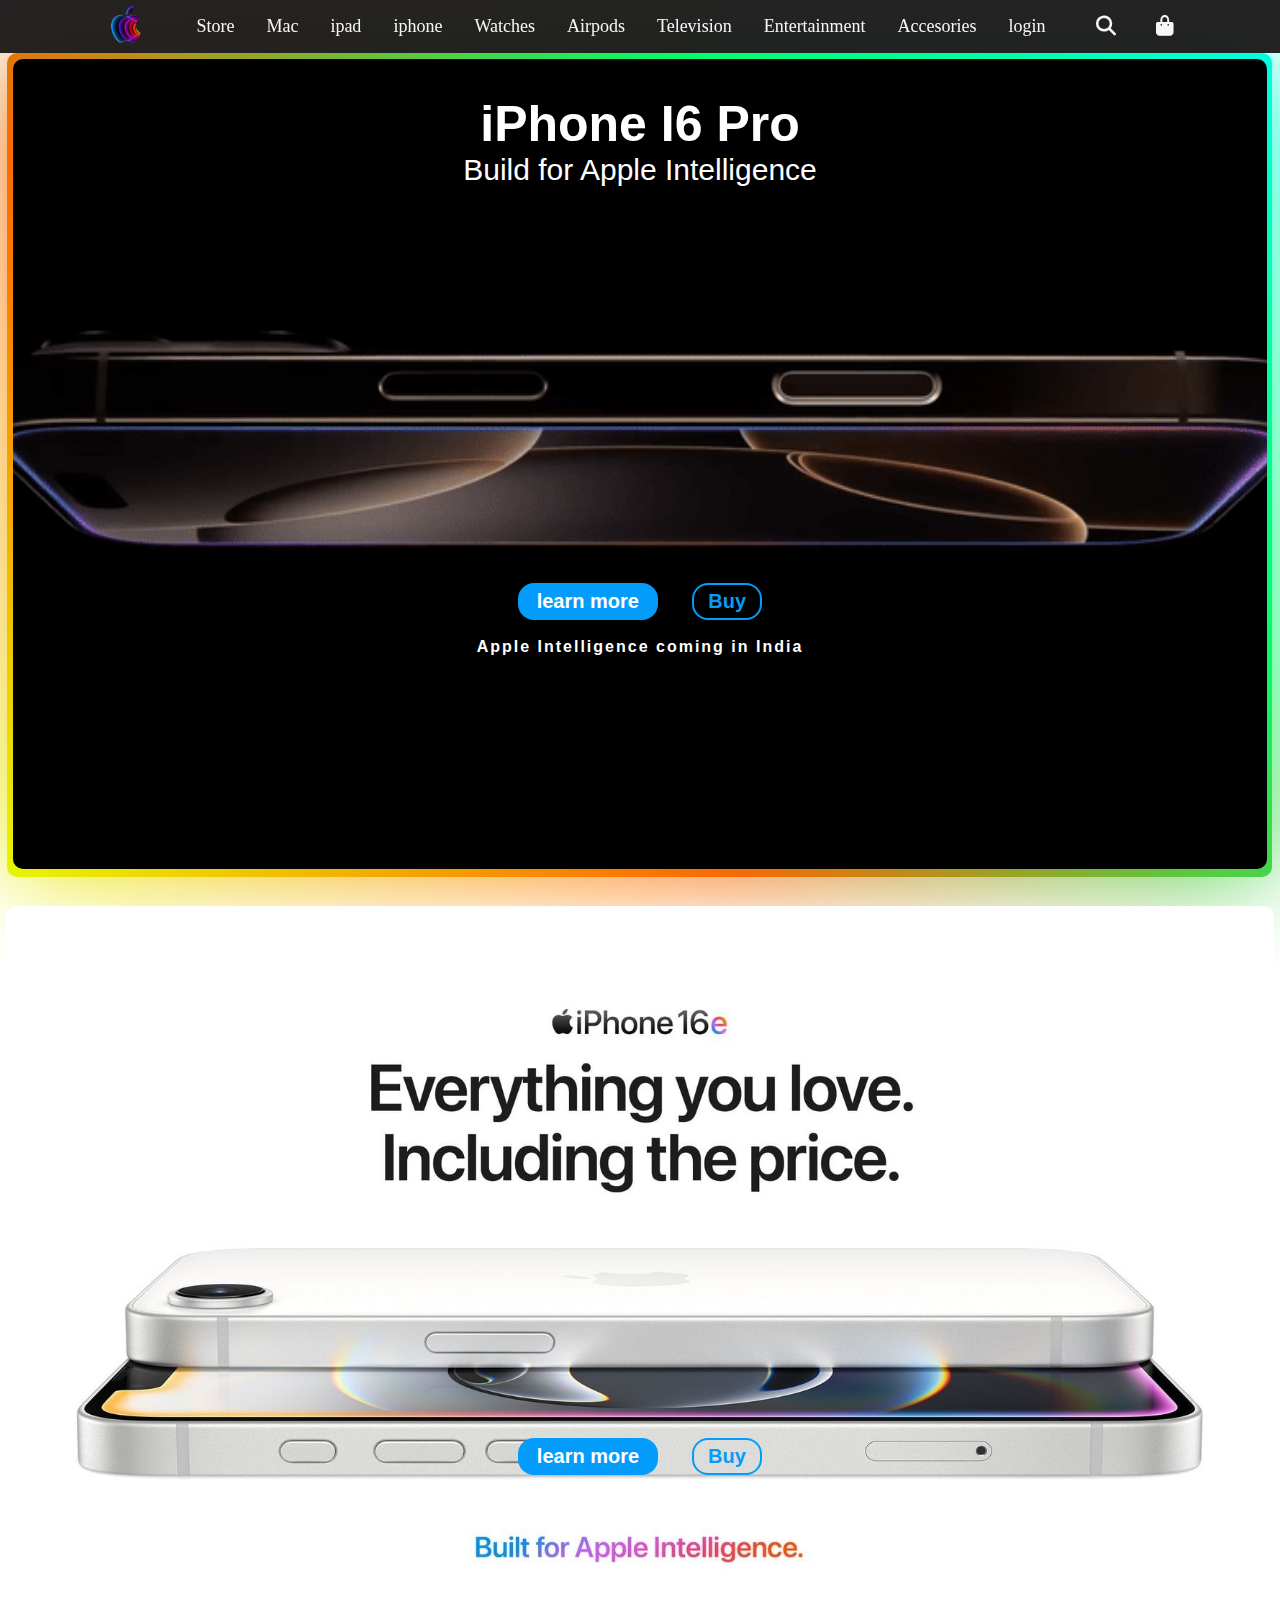
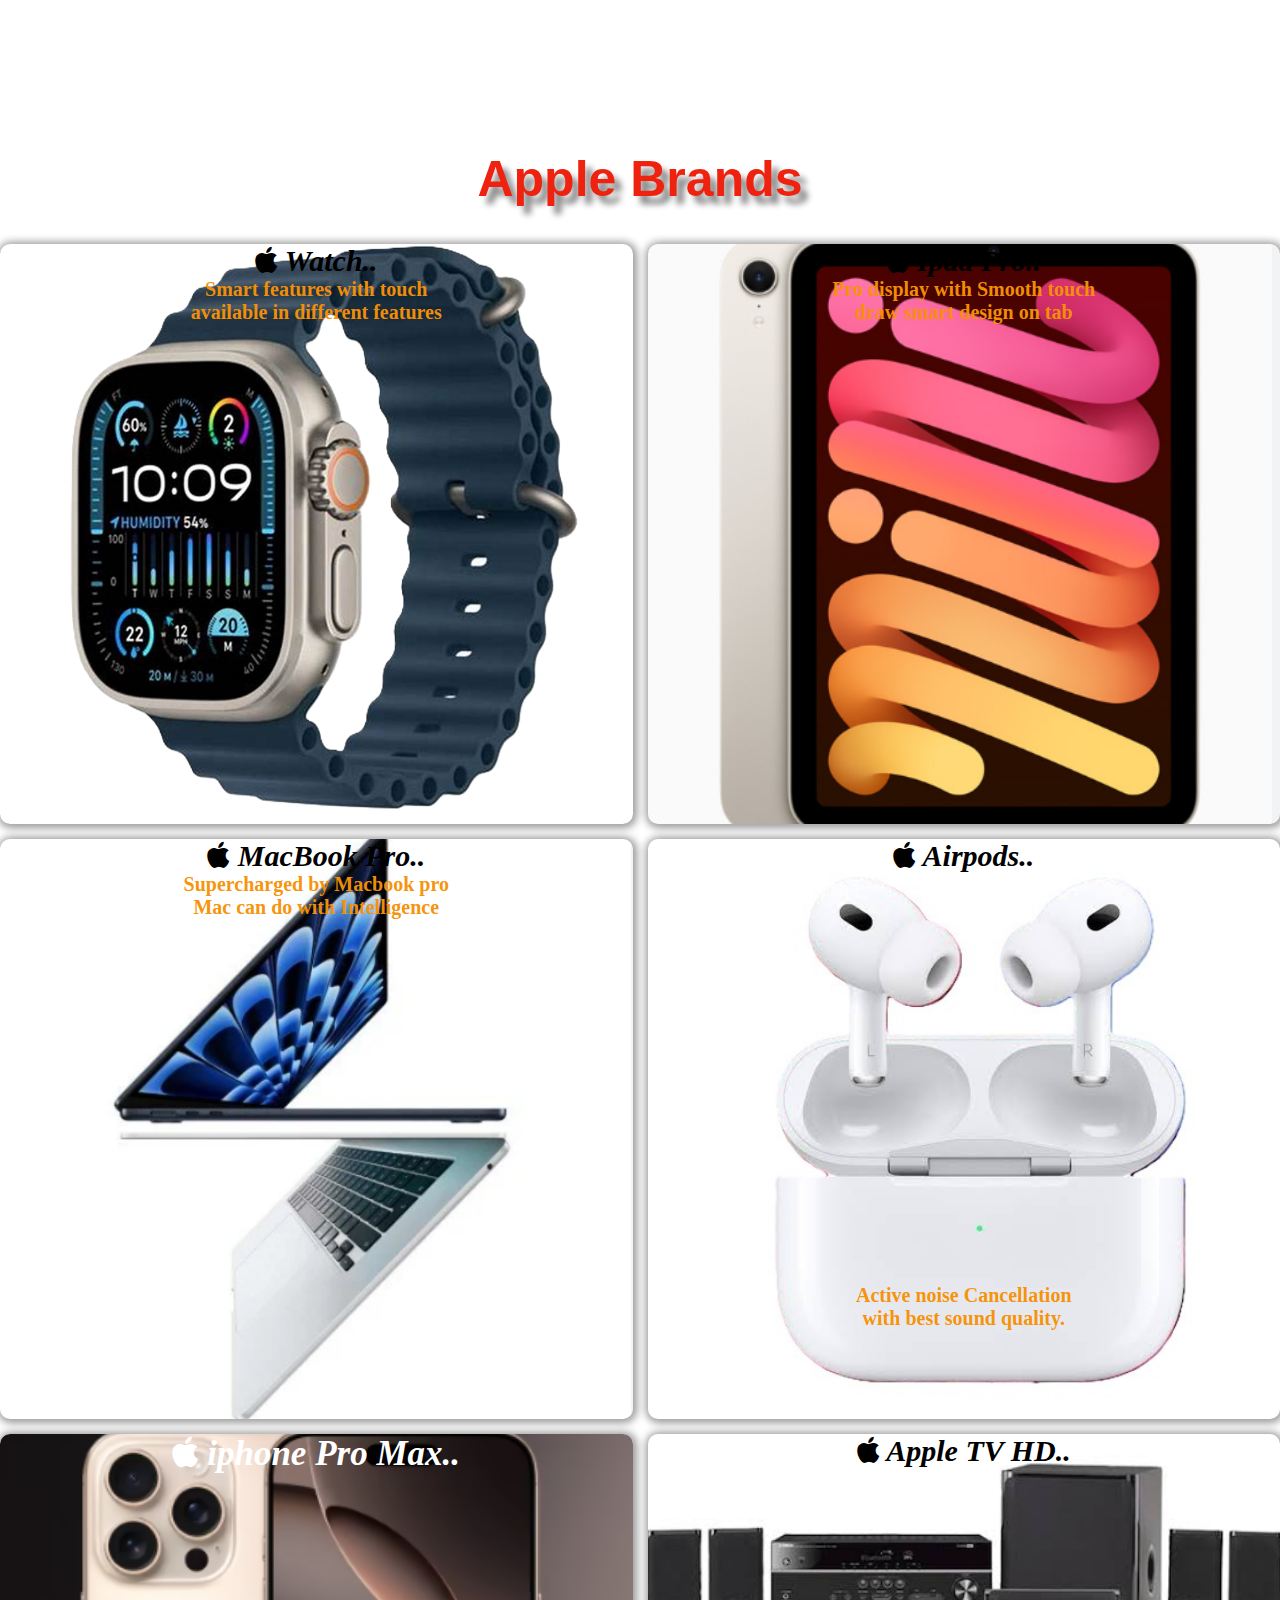
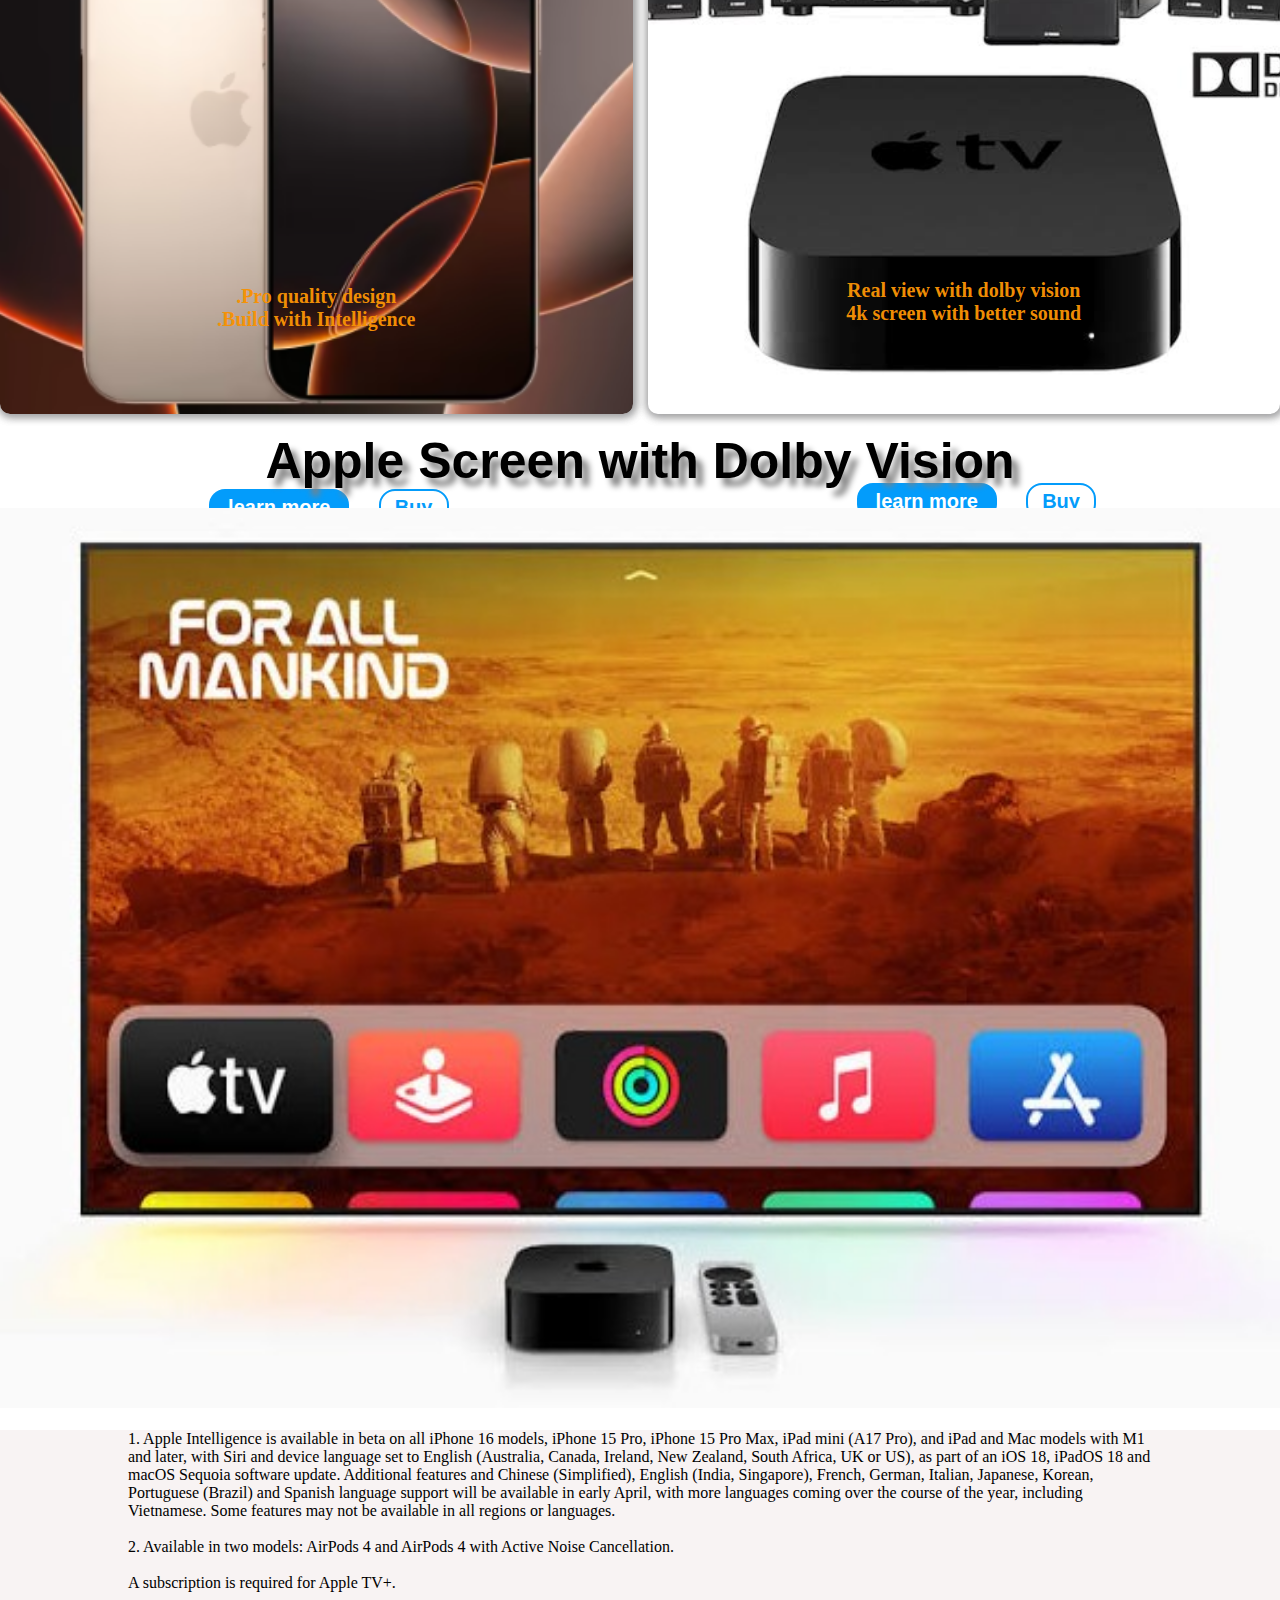
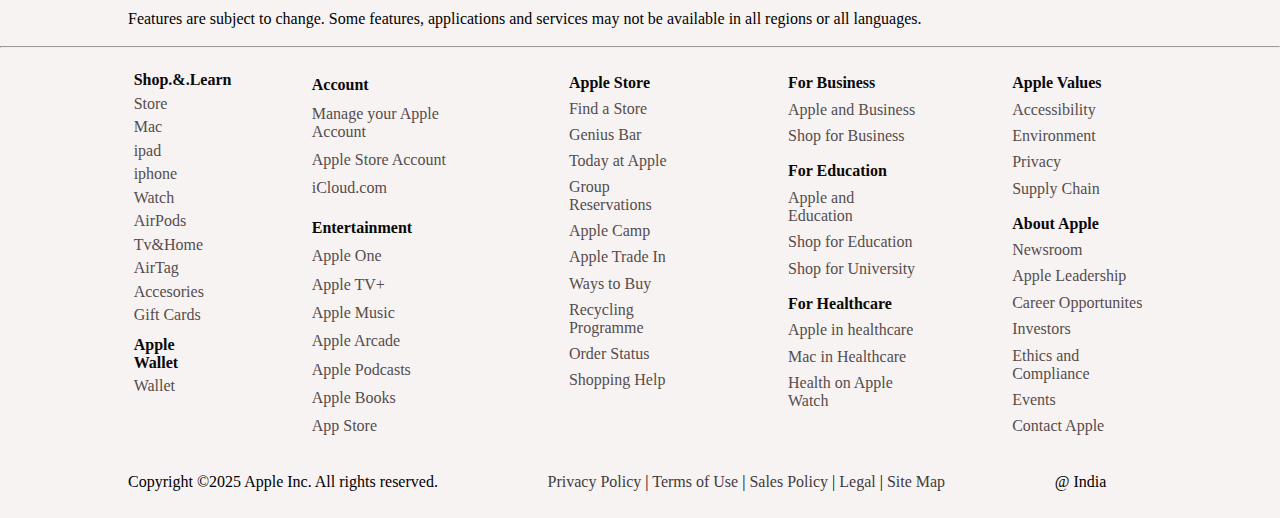
<file: index.html>
<!DOCTYPE html>
<html lang="en">
<head>
    <meta charset="UTF-8">
    <meta name="viewport" content="width=device-width, initial-scale=1.0">
    <title>APPLE</title>
    <link rel="stylesheet" href="style.css">
    <link rel="shortcut icon" href="images/applelogo.png" type="image/x-icon">
    <link rel="stylesheet" href="https://cdnjs.cloudflare.com/ajax/libs/font-awesome/6.7.2/css/all.min.css"
        integrity="sha512-Evv84Mr4kqVGRNSgIGL/F/aIDqQb7xQ2vcrdIwxfjThSH8CSR7PBEakCr51Ck+w+/U6swU2Im1vVX0SVk9ABhg=="
        crossorigin="anonymous" referrerpolicy="no-referrer" />
</head>
<body>
    <!-- header part is start from here  -->
    <header>
       <div id="Topbar">
          <div class="navbar">
              <div class="logo">
                  <a href="index.html "><img src="images/applelogo.png" alt=""></a>
              </div>
              <nav>
                 <ul class="links">
                    <li><a href="Store.html">Store</a></li>
                    <li><a href="Mac.html">Mac</a></li>
                    <li><a href="Ipad.html">ipad</a></li>
                    <li><a href="iphone.html">iphone</a></li>
                    <li><a href="Watch.html">Watches</a></li>
                    <li><a href="">Airpods</a></li>
                    <li><a href="#appletv">Television</a></li>
                    <li><a href="">Entertainment</a></li>
                    <li><a href="">Accesories</a></li>
                    <li><a href="login.html">login</a></li>
                 </ul>
              </nav>
              <div id="iconbutton">
              <div class="icon" >
                  <a href=""><i class="fa-solid fa-magnifying-glass"></i></a>
              </div>
              <div class="icon" >
                  <a href=""><i class="fa-solid fa-bag-shopping"></i></a>
              </div>
              <div class="barbutton">
                  <i class="fa-solid fa-bars"></i>
              </div>
            </div>
          </div>
          <div class="dropdownmenu">
             <ul>
                <li><a href="Store.html">* Store</a></li>
                <li><a href="Mac.html">* Mac</a></li>
                <li><a href="Ipad.html">* ipad</a></li>
                <li><a href="iphone.html">* iphone</a></li>
                <li><a href="Watch.html">* Watches</a></li>
                <li><a href="">* Airpods</a></li>
                <li><a href="">* Television</a></li>
                <li><a href="">* Entertainment</a></li>
                <li><a href="">* Accesories</a></li>
                <li><a href="">* Support</a></li>
                <li><a href="login.html">* LOGIN</a></li>
             </ul>
          </div>
        </div>
    </header>
    <script>
        const button = document.querySelector('.barbutton')
        const buttonicon = document.querySelector('.barbutton i')
        const dropmenu = document.querySelector('.dropdownmenu')

        button.onclick = function(){
            dropmenu.classList.toggle('open')
            const isOpen =dropmenu.classList.contains('open')

            buttonicon.classList = isOpen
            ? 'fa-solid fa-xmark'
            : 'fa-solid fa-bars'
        }
    </script>


    <!-- HEADER part and top navbr part is End -->


        <!-- Main section is start from here  -->
<main>
    <section id="Home">
        <div  id="Homepage">
           <div class="headtext">
              <br><br> <h1>iPhone I6 Pro</h1>
                <p>Build for Apple Intelligence</p>
                <br><br><br><br><br><br><br><br><br><br><br><br><br><br><br><br><br><br><br><br><br><br>
                <div id="topbutton">
                <a  href="iphone.html"><button class="learnbutton">learn more</button></a>
                <a  href=""><button class="buybutton">Buy</button></a> <br> <br>
                <h4> Apple Intelligence coming in India</h4>
                </div>
            </div> <br>
            <div class="secondpage">
                 <div class="iphone16e">
                    <!-- <img class="phone16e" src="images/iphone16enew.jpg" alt=""> -->
                    <!-- <img class="mediaphone" src="images/mediaiphone16e.jpg" alt=""> -->
                    <div id="topbutton">
                        <a  href=""><button class="learnbutton">learn more</button></a>
                        <a  href=""><button class="buybutton">Buy</button></a>
                        </div>    
                </div><br>
            </div>
       </div>
    </section>  
    <div id="brands">
        <h1>Apple Brands</h1><br> <br>
    </div>
    <section id="grid">
        <div class="container">
          <a href="Watch.html"><div id="gridimg" class="gridimg1">
            <div>  <h2><i class="fa-brands fa-apple"></i> Watch..</h2>
                <p>Smart features with touch <br>available in different features</p>
           <button class="learnbutton">learn more</button>
           <button class="buybutton">Buy</button>
          </div> </div></a>
          <a href="Ipad.html"><div id="gridimg" class="gridimg2">
            <div>  <h2><i class="fa-brands fa-apple"></i> Ipad Pro..</h2>
                <p>Pro display with Smooth touch <br>draw smart design on tab</p>
                <button class="learnbutton">learn more</button>
                <button class="buybutton">Buy</button>
               </div>
          </div></a>
          <a href="Mac.html"><div id="gridimg"  class="gridimg3">
            <div>  <h2><i class="fa-brands fa-apple"></i> MacBook Pro..</h2>
                <p>Supercharged by Macbook pro <br>Mac can do with Intelligence</p>
                <button class="learnbutton">learn more</button>
                <button class="buybutton">Buy</button>
               </div>
          </div></a>
          <a href=""><div id="gridimg"  class="gridimg4">
            <div>  <h2><i class="fa-brands fa-apple"></i> Airpods..</h2>
                <p>Active noise Cancellation <br>with best sound quality.</p>
           <button class="learnbutton">learn more</button>
           <button class="buybutton">Buy</button>
          </div></div></a>
          <a href="iphone.html"><div id="gridimg"  class="gridimg5">
            <div>  <h2><i class="fa-brands fa-apple"></i> iphone Pro Max..</h2>
                <p>.Pro quality design <br>.Build with Intelligence</p>
           <button class="learnbutton">learn more</button>
           <button class="buybutton">Buy</button>
          </div></div></a>
          <a href=""><div id="gridimg"  class="gridimg6">
            <div>  <h2><i class="fa-brands fa-apple"></i> Apple TV HD..</h2>
                <p>Real view with dolby vision <br>4k screen with better sound</p>
           <button class="learnbutton">learn more</button>
           <button class="buybutton">Buy</button>
          </div></div></a>
        </div>
    </section> <br>
    <div id="appletv">
        <h1>Apple Screen with Dolby Vision </h1> <br>
        <img class="appletvfirst" src="images/apple TV.jpg" alt="">
        <img class="appletvsecond" src="images/apple TV.jpg" alt="">
    </div> <br>
 </main>

      <!-- Main  part is End here -->
 
      <!-- Footer part is start from here -->
 <footer>
    <div class="footer">
          <div class="footertext">
            <div>1. Apple Intelligence is available in beta on all iPhone 16 models, iPhone 15 Pro, iPhone 15 Pro Max, iPad mini (A17 Pro), and iPad and Mac models with 
                M1 and later, with Siri and device language set to English (Australia, Canada, Ireland, New Zealand, South Africa, UK or US), as part of an iOS 18, iPadOS 18 and macOS Sequoia software update.
                 Additional features and Chinese (Simplified), English (India, Singapore), French, German, Italian, Japanese, Korean, Portuguese (Brazil) and Spanish language support will be available in early April, 
                 with more languages coming over the course of the year, including Vietnamese. Some features may not be available in all regions or languages.
                <br><br>
                2. Available in two models: AirPods 4 and AirPods 4 with Active Noise Cancellation.
               <br><br> A subscription is required for Apple TV+.
               <br><br> Features are subject to change. Some features, applications and services may not be available in all regions or all languages.
            </div>
         </div>
         <br><hr align="center">   <br> 
        <div id="footclick">
            <div>
                <ul>
                    <li><b>Shop.&.Learn</b></li>                    <li><a href="">Store</a></li>
                    <li><a href="">Mac</a></li>
                    <li><a href="">ipad</a></li>
                    <li><a href="">iphone</a></li>
                    <li><a href="">Watch</a></li>
                    <li><a href="">AirPods</a></li>
                    <li><a href="">Tv&Home</a></li>
                    <li><a href="">AirTag</a></li>
                    <li><a href="">Accesories</a></li>
                    <li><a href="">Gift Cards</a></li>
                </ul> 
                <ul>
                    <li><b>Apple Wallet</b></li>
                    <li><a href="">Wallet</a></li>
                </ul>
            </div>
            <div>
                <ul>
                    <li><b>Account</b></li>
                    <li><a href="">Manage your Apple Account</a></li>
                    <li><a href="">Apple Store Account</a></li>
                    <li><a href="">iCloud.com</a></li>
                </ul>
                <ul>
                    <li><b>Entertainment</b></li>
                    <li><a href="">Apple One</a></li>
                    <li><a href="">Apple TV+</a></li>
                    <li><a href="">Apple Music</a></li>
                    <li><a href="">Apple Arcade</a></li>
                    <li><a href="">Apple Podcasts</a></li>
                    <li><a href="">Apple Books</a></li>
                    <li><a href="">App Store</a></li>
                </ul>
            </div>
            <div>
                <ul>
                    <li><b>Apple Store</b></li>
                    <li><a href="">Find a Store</a></li>
                    <li><a href="">Genius Bar</a></li>
                    <li><a href="">Today at Apple</a></li>
                    <li><a href="">Group Reservations</a></li>
                    <li><a href="">Apple Camp</a></li>
                    <li><a href="">Apple Trade In</a></li>
                    <li><a href="">Ways to Buy</a></li>
                    <li><a href="">Recycling Programme</a></li>
                    <li><a href="">Order Status</a></li>
                    <li><a href="">Shopping Help</a></li>
                </ul>
            </div>
            <div>
                <ul>
                    <li><b>For Business</b></li>
                    <li><a href="">Apple and Business</a></li>
                    <li><a href="">Shop for Business</a></li>
                </ul>
                <ul>
                    <li><b>For Education</b></li>
                    <li><a href="">Apple and Education</a></li>
                    <li><a href="">Shop for Education</a></li>
                    <li><a href="">Shop for University</a></li>
                </ul>
                <ul>
                    <li><b>For Healthcare</b></li>
                    <li><a href="">Apple in healthcare</a></li>
                    <li><a href="">Mac in Healthcare</a></li>
                    <li><a href="">Health on Apple Watch</a></li>
                </ul>
            </div>
            <div>
                <ul>
                    <li><b>Apple Values</b></li>
                    <li><a href="">Accessibility</a></li>
                    <li><a href="">Environment</a></li>
                    <li><a href="">Privacy</a></li>
                    <li><a href="">Supply Chain</a></li>
                </ul>
                <ul>
                    <li><b>About Apple</b></li>
                    <li><a href="">Newsroom</a></li>
                    <li><a href="">Apple Leadership</a></li>
                    <li><a href="">Career Opportunites</a></li>
                    <li><a href="">Investors</a></li>
                    <li><a href="">Ethics  and Compliance</a></li>
                    <li><a href="">Events</a></li>
                    <li><a href="">Contact Apple</a></li>
                </ul>
            </div>  
        </div>
        <div class="footerbottom">
            <div>
                <p>Copyright &copy;2025 Apple Inc. All rights reserved.</p>
            </div>
            <div class="bottompart">
                <a href="">Privacy Policy </a>|
                <a href="">Terms of Use </a>|
                <a href="">Sales Policy </a>|
                <a href="">Legal </a>|
                <a href="">Site Map </a>
            </div>
            <div>
                <p>@ India</p>
            </div>  <br><br><br><br>
        </div>        
    </div>
 </footer>
    <!-- Footer part is End here -->


</body>
</html>
</file>
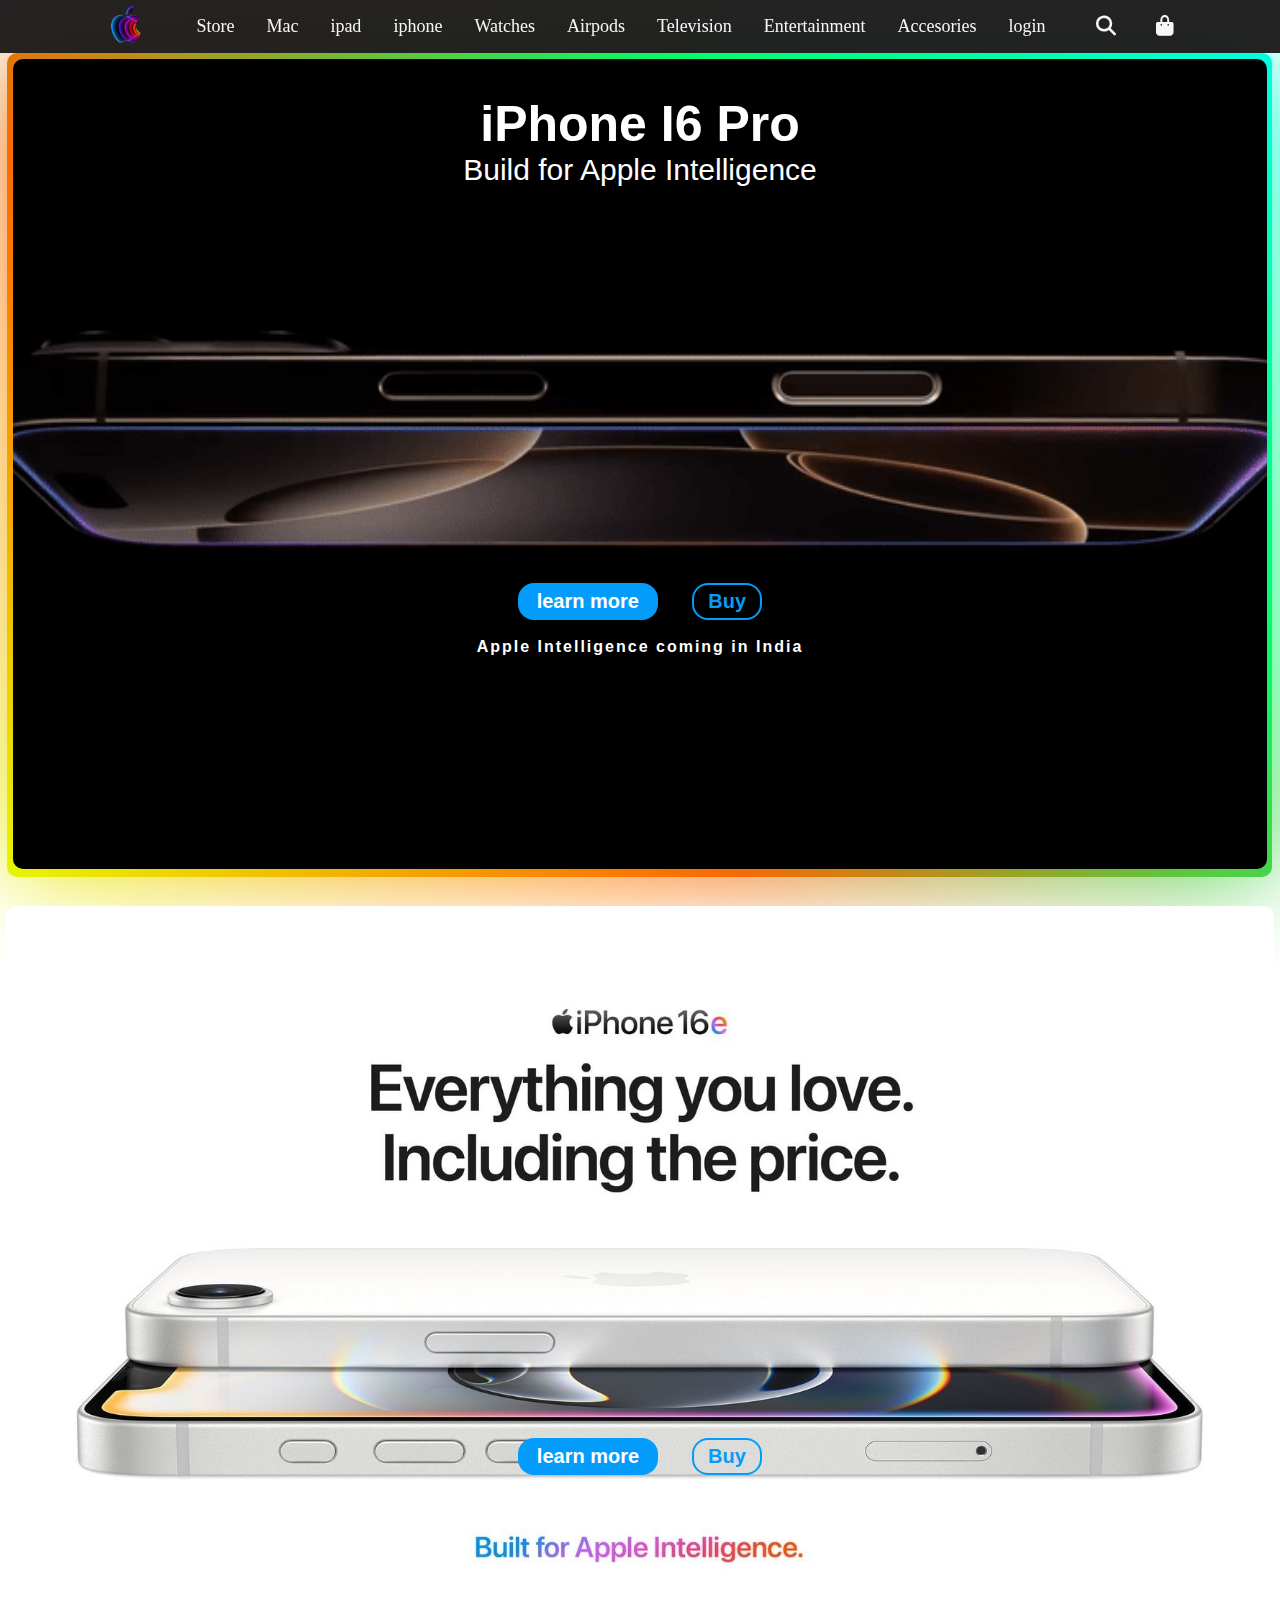
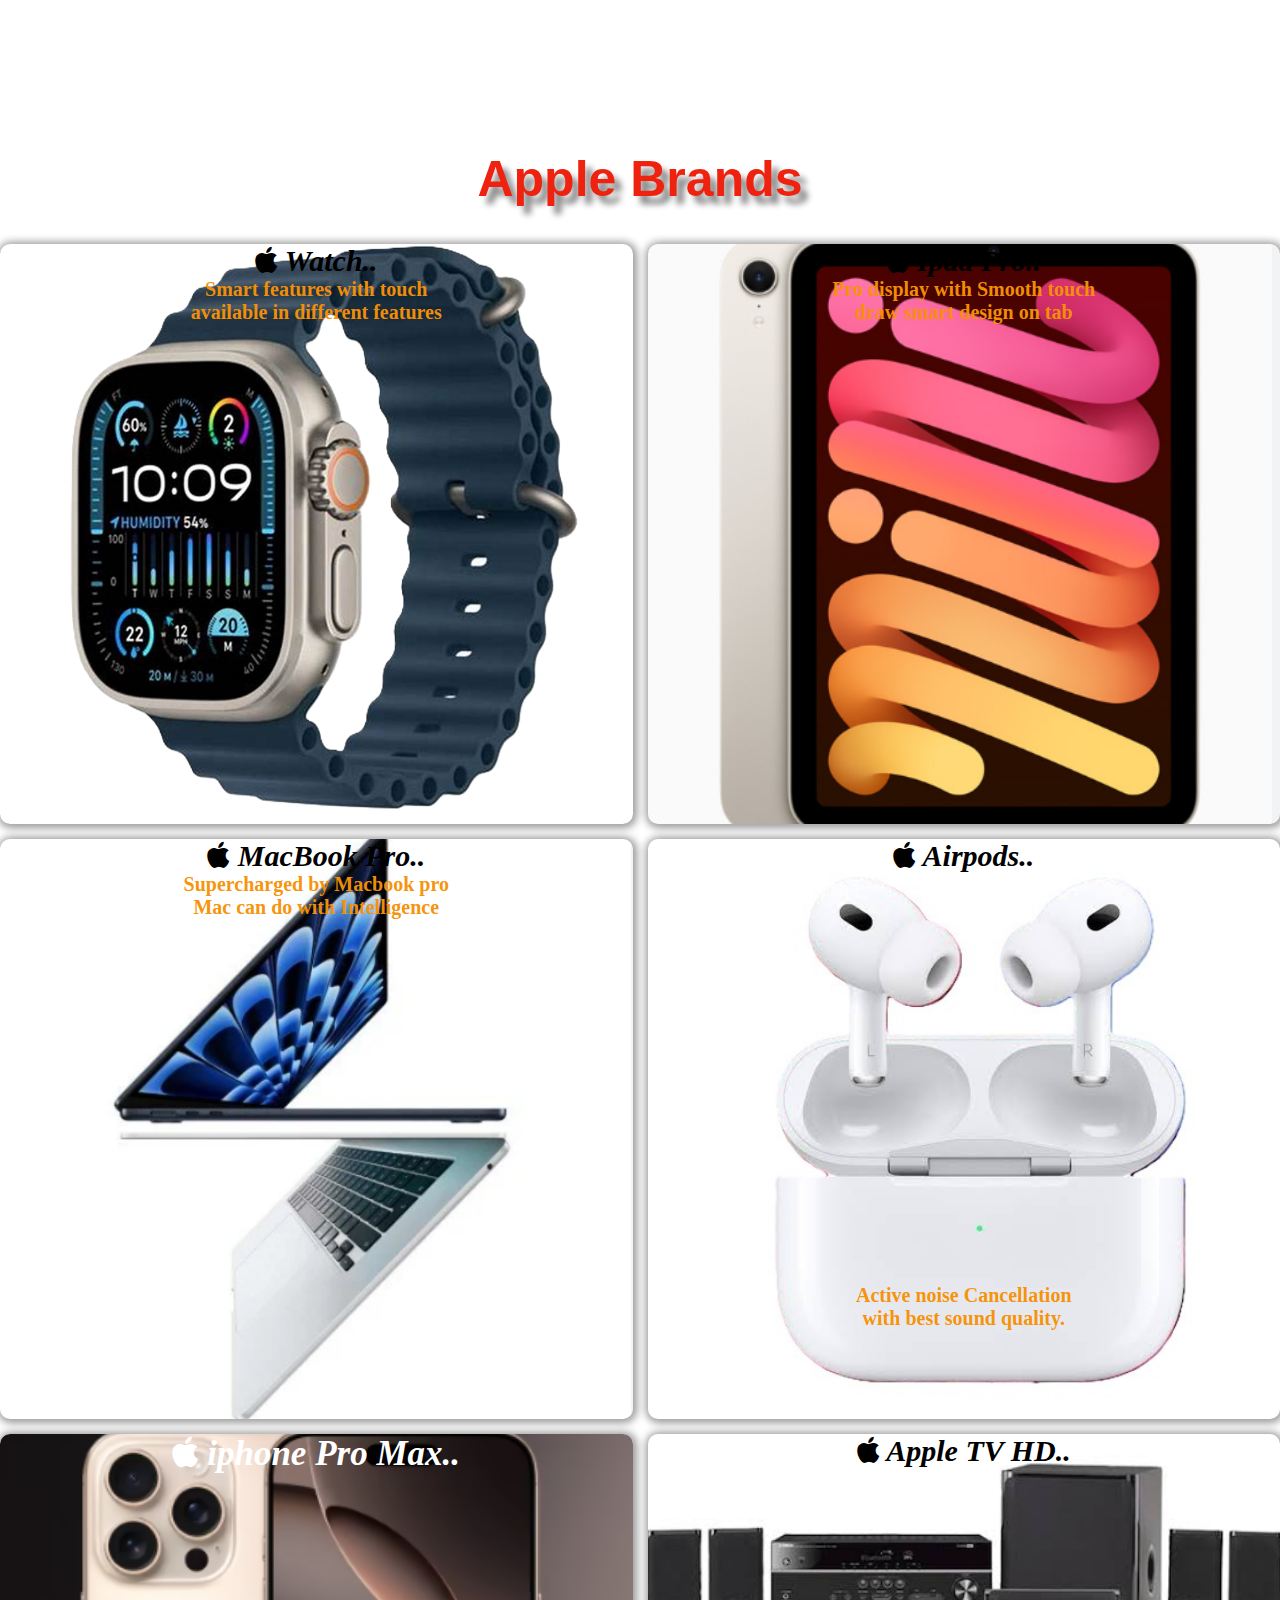
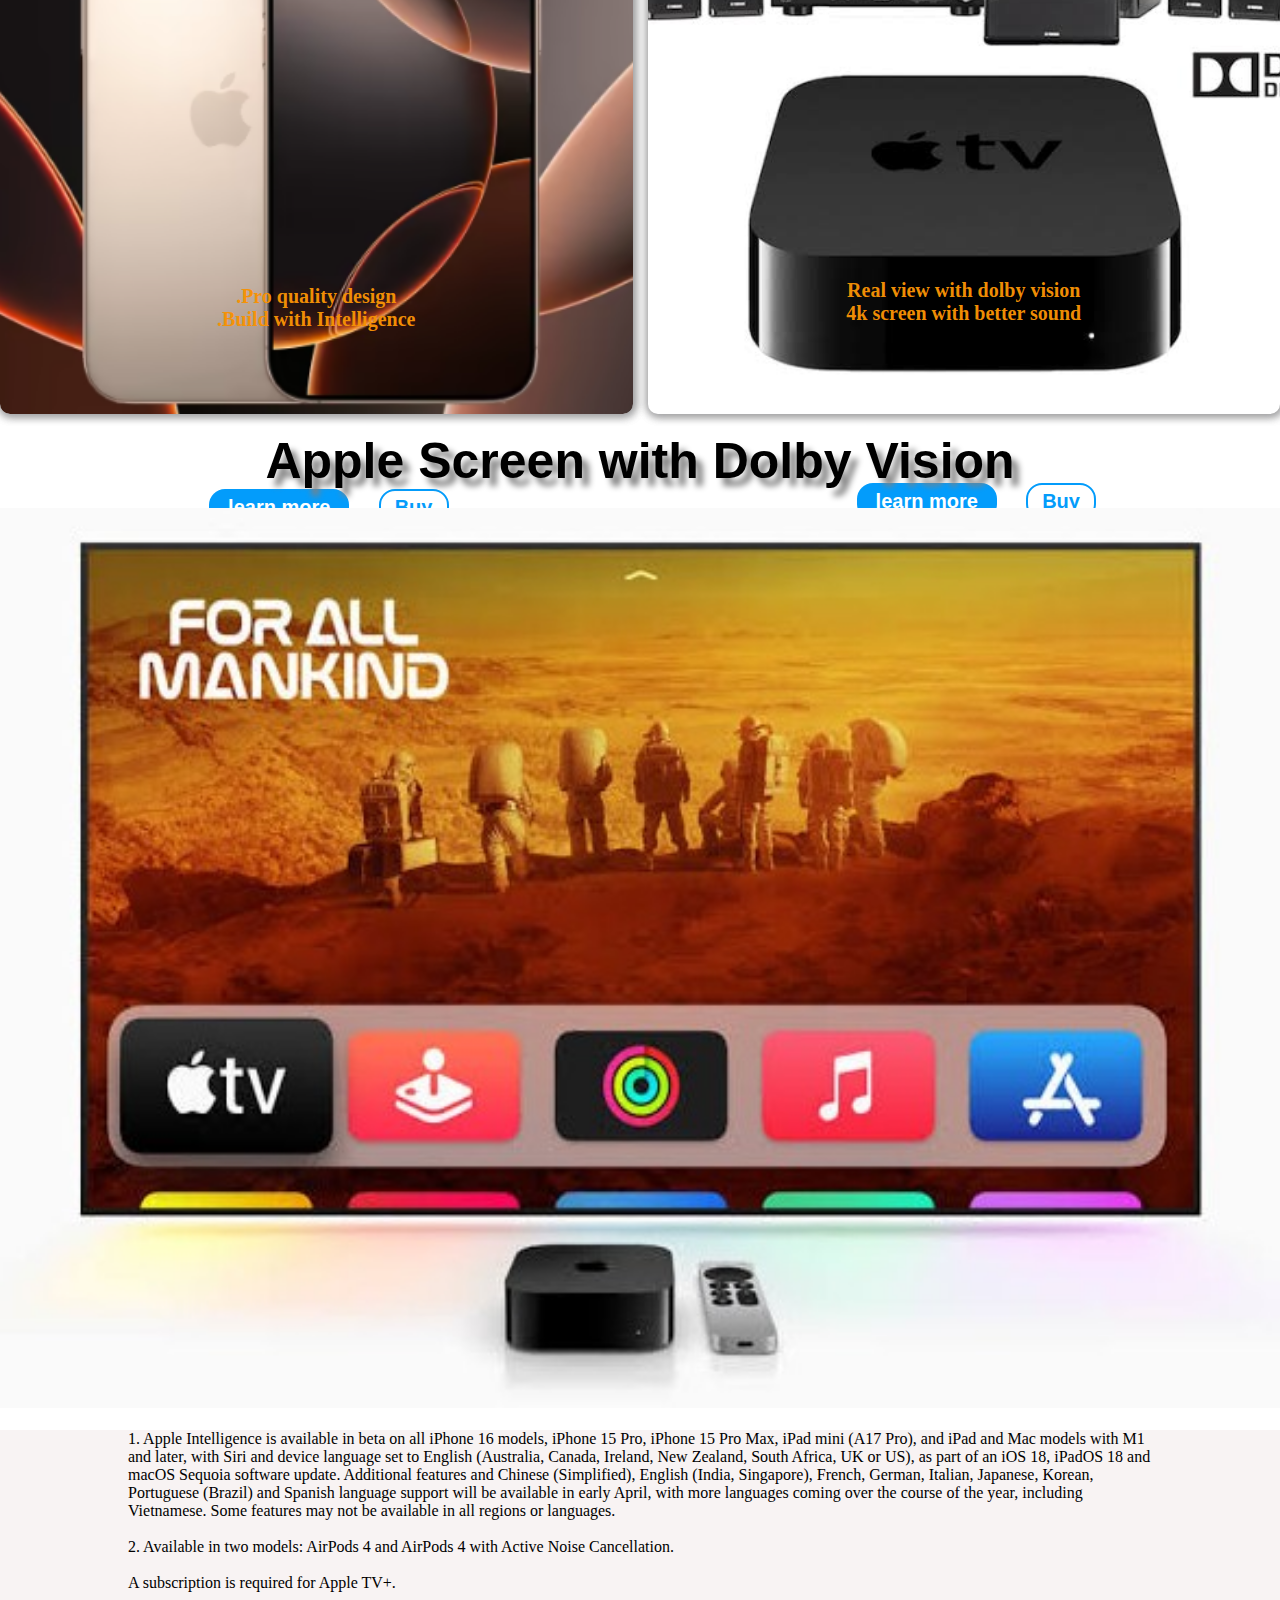
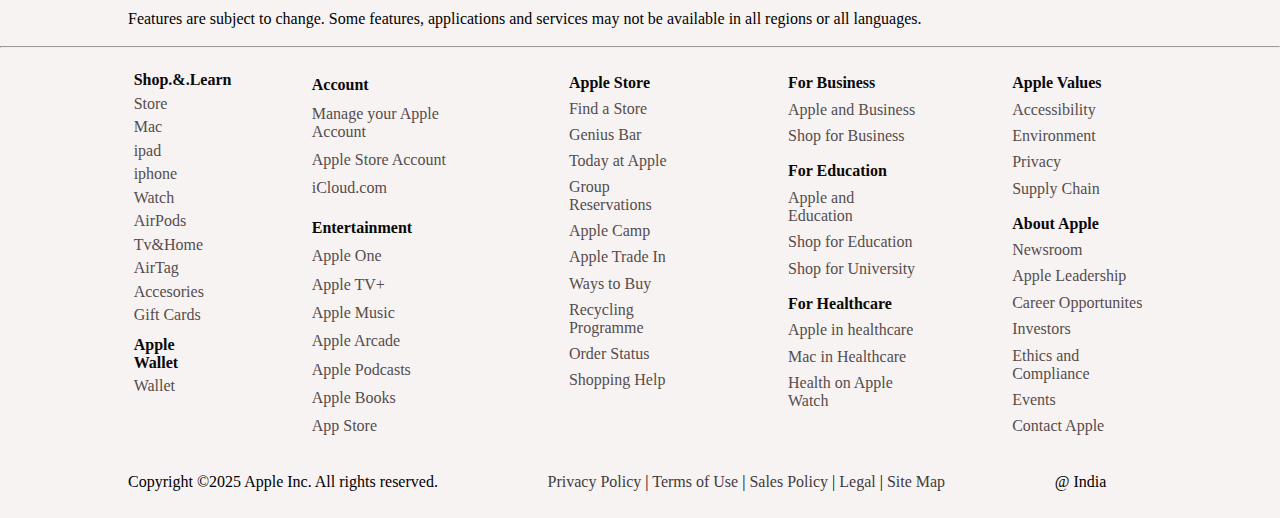
<file: indexmain.html>
<!DOCTYPE html>
<html lang="en">
<head>
    <meta charset="UTF-8">
    <meta name="viewport" content="width=device-width, initial-scale=1.0">
    <title>APPLE</title>
    <link rel="stylesheet" href="indexmain.css">
    <link rel="shortcut icon" href="images/applelogo.png" type="image/x-icon">
    <link rel="stylesheet" href="https://cdnjs.cloudflare.com/ajax/libs/font-awesome/6.7.2/css/all.min.css"
        integrity="sha512-Evv84Mr4kqVGRNSgIGL/F/aIDqQb7xQ2vcrdIwxfjThSH8CSR7PBEakCr51Ck+w+/U6swU2Im1vVX0SVk9ABhg=="
        crossorigin="anonymous" referrerpolicy="no-referrer" />
</head>
<body>
    <!-- header part is start from here  -->
    <header>
       <div id="Topbar">
          <div class="navbar">
              <div class="logo">
                  <a href="indexmain.html "><img src="images/applelogo.png" alt=""></a>
              </div>
              <nav>
                 <ul class="links">
                    <li><a href="Store.html">Store</a></li>
                    <li><a href="Mac.html">Mac</a></li>
                    <li><a href="Ipad.html">ipad</a></li>
                    <li><a href="iphone.html">iphone</a></li>
                    <li><a href="Watch.html">Watches</a></li>
                    <li><a href="">Airpods</a></li>
                    <li><a href="#appletv">Television</a></li>
                    <li><a href="">Entertainment</a></li>
                    <li><a href="">Accesories</a></li>
                    <li><a href="login.html">login</a></li>
                 </ul>
              </nav>
              <div id="iconbutton">
              <div class="icon" >
                  <a href=""><i class="fa-solid fa-magnifying-glass"></i></a>
              </div>
              <div class="icon" >
                  <a href=""><i class="fa-solid fa-bag-shopping"></i></a>
              </div>
              <div class="barbutton">
                  <i class="fa-solid fa-bars"></i>
              </div>
            </div>
          </div>
          <div class="dropdownmenu">
             <ul>
                <li><a href="Store.html">* Store</a></li>
                <li><a href="Mac.html">* Mac</a></li>
                <li><a href="Ipad.html">* ipad</a></li>
                <li><a href="iphone.html">* iphone</a></li>
                <li><a href="Watch.html">* Watches</a></li>
                <li><a href="">* Airpods</a></li>
                <li><a href="">* Television</a></li>
                <li><a href="">* Entertainment</a></li>
                <li><a href="">* Accesories</a></li>
                <li><a href="">* Support</a></li>
                <li><a href="login.html">* LOGIN</a></li>
             </ul>
          </div>
        </div>
    </header>
    <script>
        const button = document.querySelector('.barbutton')
        const buttonicon = document.querySelector('.barbutton i')
        const dropmenu = document.querySelector('.dropdownmenu')

        button.onclick = function(){
            dropmenu.classList.toggle('open')
            const isOpen =dropmenu.classList.contains('open')

            buttonicon.classList = isOpen
            ? 'fa-solid fa-xmark'
            : 'fa-solid fa-bars'
        }
    </script>
    <!-- HEADER part and top navbr part is End -->
 <main>
    <section id="Home">
        <div  id="Homepage">
           <div class="headtext">
              <br><br> <h1>iPhone I6 Pro</h1>
                <p>Build for Apple Intelligence</p>
                <br><br><br><br><br><br><br><br><br><br><br><br><br><br><br><br><br><br><br><br><br><br>
                <div id="topbutton">
                <a  href=""><button class="learnbutton">learn more</button></a>
                <a  href=""><button class="buybutton">Buy</button></a> <br> <br>
                <h4> Apple Intelligence coming in India</h4>
                </div>
            </div> <br>
            <div class="secondpage">
                 <div class="iphone16e">
                    <!-- <img class="phone16e" src="images/iphone16enew.jpg" alt=""> -->
                    <!-- <img class="mediaphone" src="images/mediaiphone16e.jpg" alt=""> -->
                    <div id="topbutton">
                        <a  href=""><button class="learnbutton">learn more</button></a>
                        <a  href=""><button class="buybutton">Buy</button></a>
                        </div>    
                </div><br>
            </div>
       </div>
    </section>  
    <div id="brands">
        <h1>Apple Brands</h1><br> <br>
    </div>
    <section id="grid">
        <div class="container">
          <a href="Watch.html"><div id="gridimg" class="gridimg1">
            <div>  <h2><i class="fa-brands fa-apple"></i> Watch..</h2>
                <p>Smart features with touch <br>available in different features</p>
           <button class="learnbutton">learn more</button>
           <button class="buybutton">Buy</button>
          </div> </div></a>
          <a href="Ipad.html"><div id="gridimg" class="gridimg2">
            <div>  <h2><i class="fa-brands fa-apple"></i> Ipad Pro..</h2>
                <p>Pro display with Smooth touch <br>draw smart design on tab</p>
                <button class="learnbutton">learn more</button>
                <button class="buybutton">Buy</button>
               </div>
          </div></a>
          <a href="Mac.html"><div id="gridimg"  class="gridimg3">
            <div>  <h2><i class="fa-brands fa-apple"></i> MacBook Pro..</h2>
                <p>Supercharged by Macbook pro <br>Mac can do with Intelligence</p>
                <button class="learnbutton">learn more</button>
                <button class="buybutton">Buy</button>
               </div>
          </div></a>
          <a href=""><div id="gridimg"  class="gridimg4">
            <div>  <h2><i class="fa-brands fa-apple"></i> Airpods..</h2>
                <p>Active noise Cancellation <br>with best sound quality.</p>
           <button class="learnbutton">learn more</button>
           <button class="buybutton">Buy</button>
          </div></div></a>
          <a href="iphone.html"><div id="gridimg"  class="gridimg5">
            <div>  <h2><i class="fa-brands fa-apple"></i> iphone Pro Max..</h2>
                <p>.Pro quality design <br>.Build with Intelligence</p>
           <button class="learnbutton">learn more</button>
           <button class="buybutton">Buy</button>
          </div></div></a>
          <a href=""><div id="gridimg"  class="gridimg6">
            <div>  <h2><i class="fa-brands fa-apple"></i> Apple TV HD..</h2>
                <p>Real view with dolby vision <br>4k screen with better sound</p>
           <button class="learnbutton">learn more</button>
           <button class="buybutton">Buy</button>
          </div></div></a>
        </div>
    </section> <br>
    <div id="appletv">
        <h1>Apple Screen with Dolby Vision </h1> <br>
        <img class="appletvfirst" src="images/apple TV.jpg" alt="">
        <img class="appletvsecond" src="images/apple TV.jpg" alt="">
    </div> <br>
 </main>
      <!-- Main  part is End here -->
      <!-- Footer part is start from here -->
 <footer>
    <div class="footer">
          <div class="footertext">
            <div>1. Apple Intelligence is available in beta on all iPhone 16 models, iPhone 15 Pro, iPhone 15 Pro Max, iPad mini (A17 Pro), and iPad and Mac models with 
                M1 and later, with Siri and device language set to English (Australia, Canada, Ireland, New Zealand, South Africa, UK or US), as part of an iOS 18, iPadOS 18 and macOS Sequoia software update.
                 Additional features and Chinese (Simplified), English (India, Singapore), French, German, Italian, Japanese, Korean, Portuguese (Brazil) and Spanish language support will be available in early April, 
                 with more languages coming over the course of the year, including Vietnamese. Some features may not be available in all regions or languages.
                <br><br>
                2. Available in two models: AirPods 4 and AirPods 4 with Active Noise Cancellation.
               <br><br> A subscription is required for Apple TV+.
               <br><br> Features are subject to change. Some features, applications and services may not be available in all regions or all languages.
            </div>
         </div>
         <br><hr align="center">   <br> 
        <div id="footclick">
            <div>
                <ul>
                    <li><b>Shop.&.Learn</b></li>                    <li><a href="">Store</a></li>
                    <li><a href="">Mac</a></li>
                    <li><a href="">ipad</a></li>
                    <li><a href="">iphone</a></li>
                    <li><a href="">Watch</a></li>
                    <li><a href="">AirPods</a></li>
                    <li><a href="">Tv&Home</a></li>
                    <li><a href="">AirTag</a></li>
                    <li><a href="">Accesories</a></li>
                    <li><a href="">Gift Cards</a></li>
                </ul> 
                <ul>
                    <li><b>Apple Wallet</b></li>
                    <li><a href="">Wallet</a></li>
                </ul>
            </div>
            <div>
                <ul>
                    <li><b>Account</b></li>
                    <li><a href="">Manage your Apple Account</a></li>
                    <li><a href="">Apple Store Account</a></li>
                    <li><a href="">iCloud.com</a></li>
                </ul>
                <ul>
                    <li><b>Entertainment</b></li>
                    <li><a href="">Apple One</a></li>
                    <li><a href="">Apple TV+</a></li>
                    <li><a href="">Apple Music</a></li>
                    <li><a href="">Apple Arcade</a></li>
                    <li><a href="">Apple Podcasts</a></li>
                    <li><a href="">Apple Books</a></li>
                    <li><a href="">App Store</a></li>
                </ul>
            </div>
            <div>
                <ul>
                    <li><b>Apple Store</b></li>
                    <li><a href="">Find a Store</a></li>
                    <li><a href="">Genius Bar</a></li>
                    <li><a href="">Today at Apple</a></li>
                    <li><a href="">Group Reservations</a></li>
                    <li><a href="">Apple Camp</a></li>
                    <li><a href="">Apple Trade In</a></li>
                    <li><a href="">Ways to Buy</a></li>
                    <li><a href="">Recycling Programme</a></li>
                    <li><a href="">Order Status</a></li>
                    <li><a href="">Shopping Help</a></li>
                </ul>
            </div>
            <div>
                <ul>
                    <li><b>For Business</b></li>
                    <li><a href="">Apple and Business</a></li>
                    <li><a href="">Shop for Business</a></li>
                </ul>
                <ul>
                    <li><b>For Education</b></li>
                    <li><a href="">Apple and Education</a></li>
                    <li><a href="">Shop for Education</a></li>
                    <li><a href="">Shop for University</a></li>
                </ul>
                <ul>
                    <li><b>For Healthcare</b></li>
                    <li><a href="">Apple in healthcare</a></li>
                    <li><a href="">Mac in Healthcare</a></li>
                    <li><a href="">Health on Apple Watch</a></li>
                </ul>
            </div>
            <div>
                <ul>
                    <li><b>Apple Values</b></li>
                    <li><a href="">Accessibility</a></li>
                    <li><a href="">Environment</a></li>
                    <li><a href="">Privacy</a></li>
                    <li><a href="">Supply Chain</a></li>
                </ul>
                <ul>
                    <li><b>About Apple</b></li>
                    <li><a href="">Newsroom</a></li>
                    <li><a href="">Apple Leadership</a></li>
                    <li><a href="">Career Opportunites</a></li>
                    <li><a href="">Investors</a></li>
                    <li><a href="">Ethics  and Compliance</a></li>
                    <li><a href="">Events</a></li>
                    <li><a href="">Contact Apple</a></li>
                </ul>
            </div>  
        </div>
        <div class="footerbottom">
            <div>
                <p>Copyright &copy;2025 Apple Inc. All rights reserved.</p>
            </div>
            <div class="bottompart">
                <a href="">Privacy Policy </a>|
                <a href="">Terms of Use </a>|
                <a href="">Sales Policy </a>|
                <a href="">Legal </a>|
                <a href="">Site Map </a>
            </div>
            <div>
                <p>@ India</p>
            </div>  <br><br><br><br>
        </div>        
    </div>
 </footer>
    <!-- Footer part is End here -->


</body>
</html>
</file>
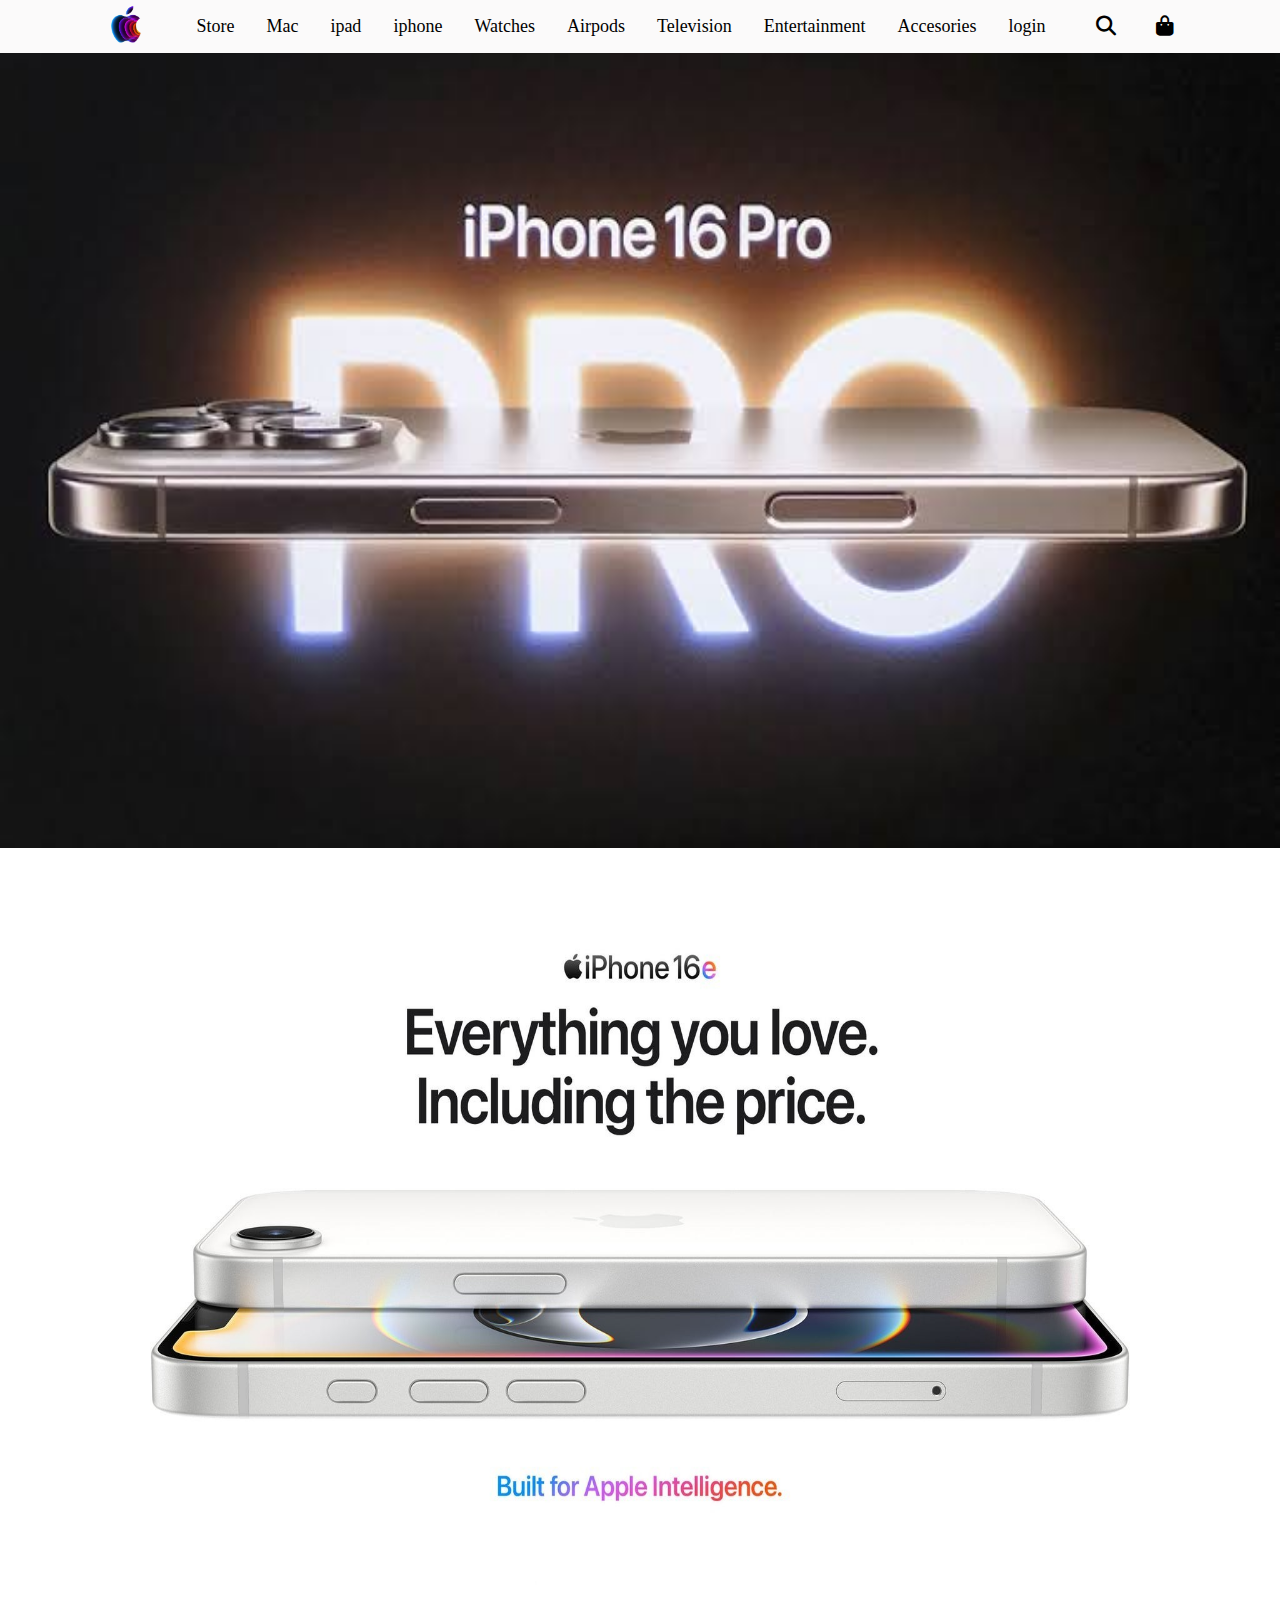
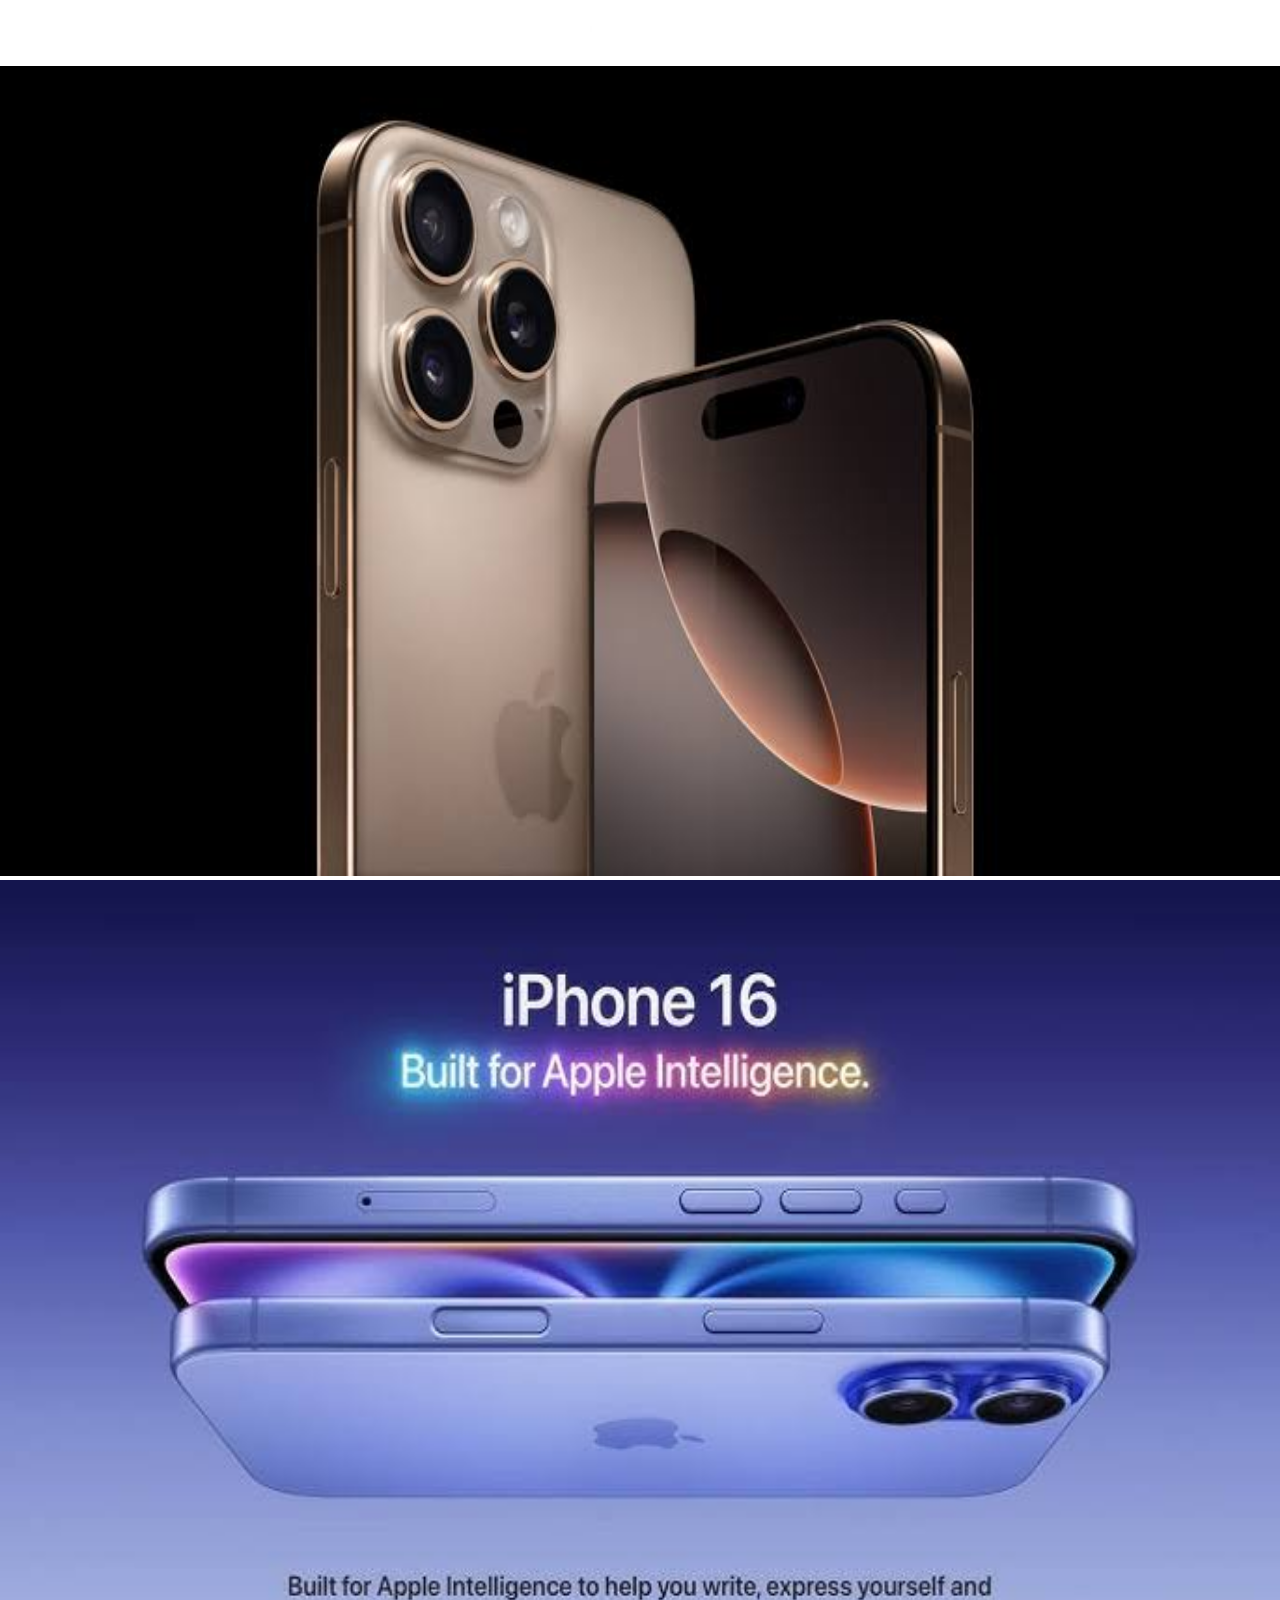
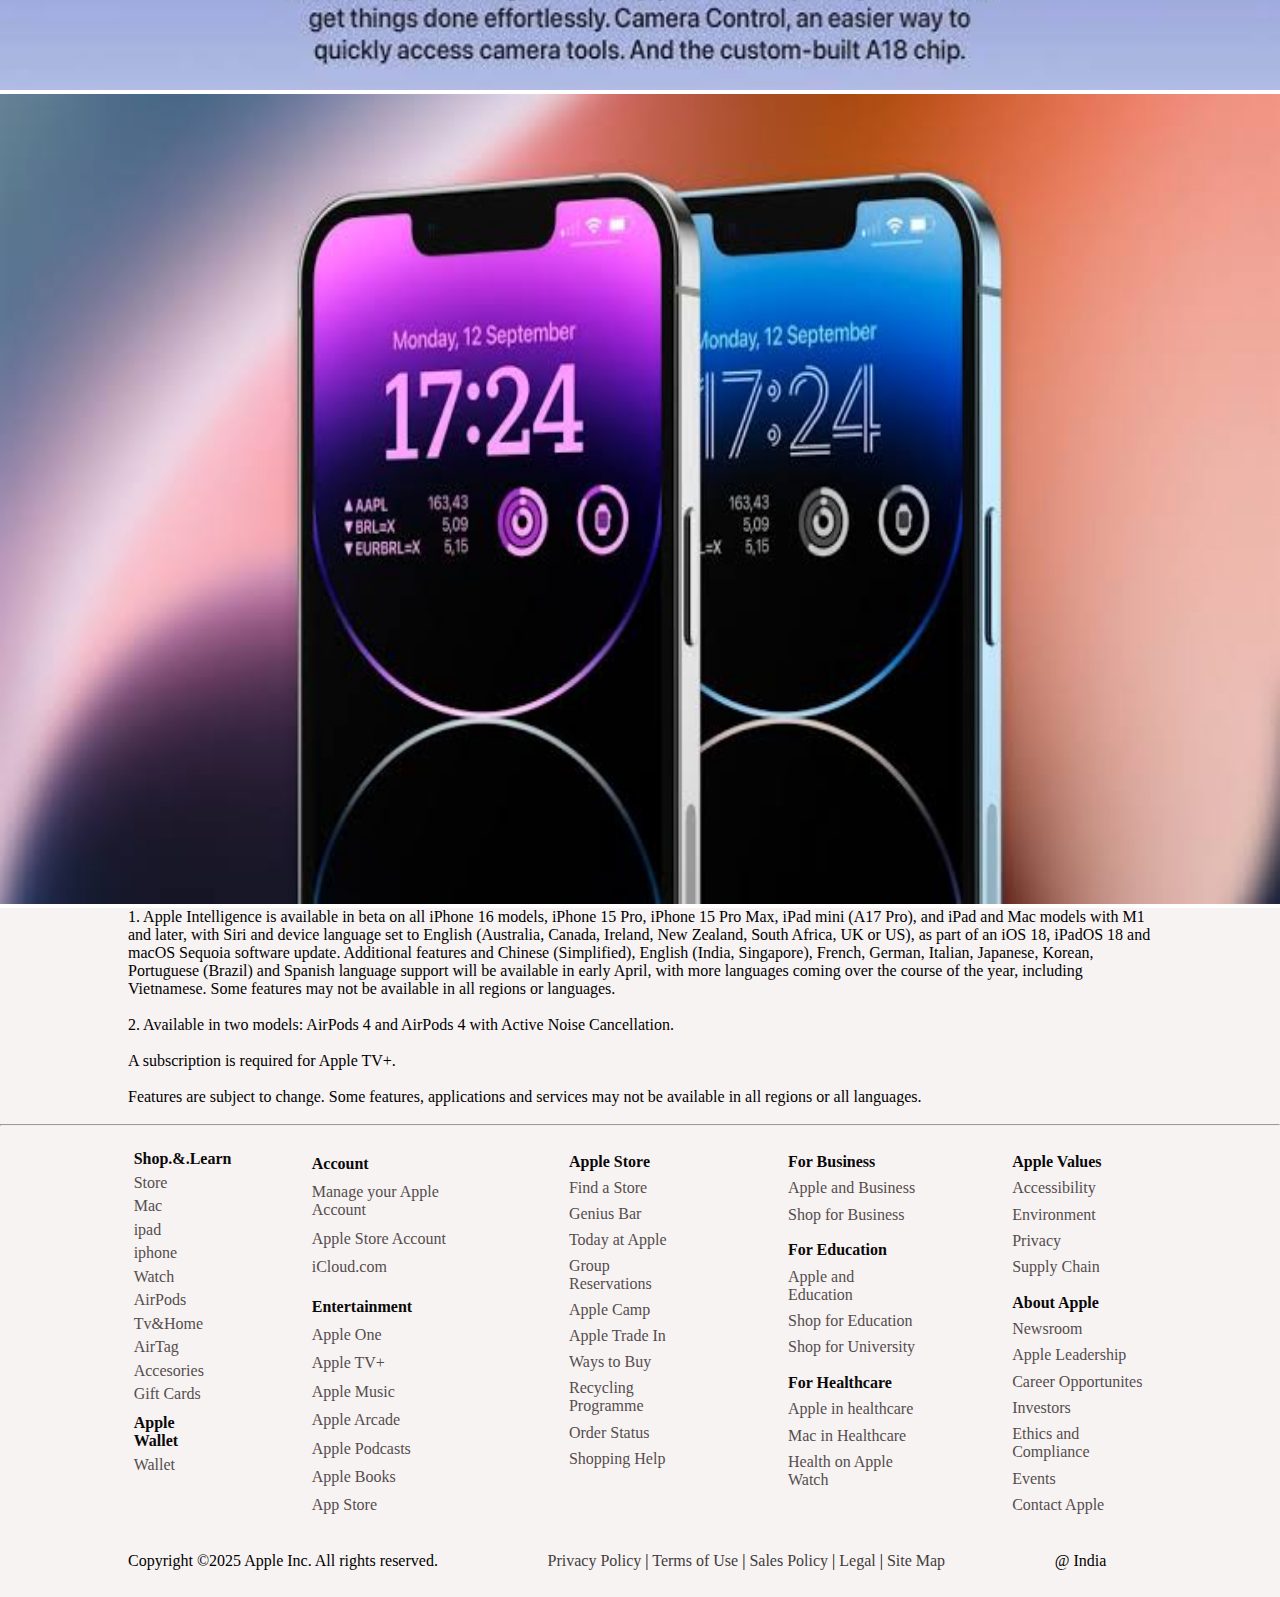
<file: iphone.html>
<!DOCTYPE html>
<html lang="en">
<head>
    <meta charset="UTF-8">
    <meta name="viewport" content="width=device-width, initial-scale=1.0">
    <title>iphone</title>
    <link rel="stylesheet" href="style.css">
    <link rel="stylesheet" href="Store.css">
    <link rel="shortcut icon" href="images/applelogo.png" type="image/x-icon">
    <link rel="stylesheet" href="https://cdnjs.cloudflare.com/ajax/libs/font-awesome/6.7.2/css/all.min.css"
        integrity="sha512-Evv84Mr4kqVGRNSgIGL/F/aIDqQb7xQ2vcrdIwxfjThSH8CSR7PBEakCr51Ck+w+/U6swU2Im1vVX0SVk9ABhg=="
        crossorigin="anonymous" referrerpolicy="no-referrer" />
    <link rel="preconnect" href="https://fonts.googleapis.com">
   <link rel="preconnect" href="https://fonts.gstatic.com" crossorigin>
   <link rel="stylesheet" href="Mac.css">
   <link rel="stylesheet" href="iphone.css">
   <link rel="stylesheet" href="Ipad.css">
<link href="https://fonts.googleapis.com/css2?family=Dancing+Script:wght@400..700&family=Playwrite+IT+Moderna:wght@100..400&display=swap" rel="stylesheet">
<link href="https://fonts.googleapis.com/css2?family=Dancing+Script:wght@400..700&display=swap" rel="stylesheet">
</head>
<body>
    <!-- header part is start from here  -->
    <header>
       <div id="Topbar">
          <div class="navbar" >
              <div class="logo">
                  <a href="index.html "><img src="images/applelogo.png" alt=""></a>
              </div>
              <nav>
                 <ul class="links">
                    <li><a href="Store.html">Store</a></li>
                    <li><a href="Mac.html">Mac</a></li>
                    <li><a href="Ipad.html">ipad</a></li>
                    <li><a href="iphone.html">iphone</a></li>
                    <li><a href="Watch.html">Watches</a></li>
                    <li><a href="">Airpods</a></li>
                    <li><a href="">Television</a></li>
                    <li><a href="">Entertainment</a></li>
                    <li><a href="">Accesories</a></li>
                    <li><a href="login.html">login</a></li>
                 </ul>
              </nav>
              <div id="iconbutton">
              <div class="icon" >
                  <a href=""><i class="fa-solid fa-magnifying-glass"></i></a>
              </div>
              <div class="icon" >
                  <a href=""><i class="fa-solid fa-bag-shopping"></i></a>
              </div>
              <div class="barbutton">
                  <i class="fa-solid fa-bars"></i>
              </div>
            </div>
          </div>
          <div class="dropdownmenu">
             <ul>
                <li><a href="Store.html">* Store</a></li>
                <li><a href="Mac.html">* Mac</a></li>
                <li><a href="Ipad.html">* ipad</a></li>
                <li><a href="iphone.html">* iphone</a></li>
                <li><a href="Watch.html">* Watches</a></li>
                <li><a href="">* Airpods</a></li>
                <li><a href="">* Television</a></li>
                <li><a href="">* Entertainment</a></li>
                <li><a href="">* Accesories</a></li>
                <li><a href="">* Support</a></li>
                <li><a href="login.html">* LOGIN</a></li>
             </ul>
          </div>
        </div>
    </header>
    <script>
        const button = document.querySelector('.barbutton')
        const buttonicon = document.querySelector('.barbutton i')
        const dropmenu = document.querySelector('.dropdownmenu')

        button.onclick = function(){
            dropmenu.classList.toggle('open')
            const isOpen =dropmenu.classList.contains('open')

            buttonicon.classList = isOpen
            ? 'fa-solid fa-xmark'
            : 'fa-solid fa-bars'
        }
    </script>
    <!-- HEADER part and top navbr part is End -->


    <main>
        <section id="iphone">
            <div>
                <img src="images/iphone16pro.jpeg.jpg" alt="">
             </div>
             <div>
                <img src="images/iphone16enew.jpg" alt="">
             </div>
             <div>
                <img src="images/iphone15promax.jpeg.jpg" alt="">
             </div>
             <div>
                <img src="images/iphone16AIpro.jpeg.jpg" alt="">
            </div>
             <div>
                <img src="images/iphone14.jpeg" alt="">
             </div>
        </section>
    </main>

<footer>
    <div class="footer">
          <div class="footertext">
            <div>1. Apple Intelligence is available in beta on all iPhone 16 models, iPhone 15 Pro, iPhone 15 Pro Max, iPad mini (A17 Pro), and iPad and Mac models with 
                M1 and later, with Siri and device language set to English (Australia, Canada, Ireland, New Zealand, South Africa, UK or US), as part of an iOS 18, iPadOS 18 and macOS Sequoia software update.
                 Additional features and Chinese (Simplified), English (India, Singapore), French, German, Italian, Japanese, Korean, Portuguese (Brazil) and Spanish language support will be available in early April, 
                 with more languages coming over the course of the year, including Vietnamese. Some features may not be available in all regions or languages.
                <br><br>
                2. Available in two models: AirPods 4 and AirPods 4 with Active Noise Cancellation.
               <br><br> A subscription is required for Apple TV+.
               <br><br> Features are subject to change. Some features, applications and services may not be available in all regions or all languages.
            </div>
         </div>
         <br><hr align="center">   <br> 
        <div id="footclick">
            <div>
                <ul>
                    <li><b>Shop.&.Learn</b></li>                    <li><a href="">Store</a></li>
                    <li><a href="">Mac</a></li>
                    <li><a href="">ipad</a></li>
                    <li><a href="">iphone</a></li>
                    <li><a href="">Watch</a></li>
                    <li><a href="">AirPods</a></li>
                    <li><a href="">Tv&Home</a></li>
                    <li><a href="">AirTag</a></li>
                    <li><a href="">Accesories</a></li>
                    <li><a href="">Gift Cards</a></li>
                </ul> 
                <ul>
                    <li><b>Apple Wallet</b></li>
                    <li><a href="">Wallet</a></li>
                </ul>
            </div>
            <div>
                <ul>
                    <li><b>Account</b></li>
                    <li><a href="">Manage your Apple Account</a></li>
                    <li><a href="">Apple Store Account</a></li>
                    <li><a href="">iCloud.com</a></li>
                </ul>
                <ul>
                    <li><b>Entertainment</b></li>
                    <li><a href="">Apple One</a></li>
                    <li><a href="">Apple TV+</a></li>
                    <li><a href="">Apple Music</a></li>
                    <li><a href="">Apple Arcade</a></li>
                    <li><a href="">Apple Podcasts</a></li>
                    <li><a href="">Apple Books</a></li>
                    <li><a href="">App Store</a></li>
                </ul>
            </div>
            <div>
                <ul>
                    <li><b>Apple Store</b></li>
                    <li><a href="">Find a Store</a></li>
                    <li><a href="">Genius Bar</a></li>
                    <li><a href="">Today at Apple</a></li>
                    <li><a href="">Group Reservations</a></li>
                    <li><a href="">Apple Camp</a></li>
                    <li><a href="">Apple Trade In</a></li>
                    <li><a href="">Ways to Buy</a></li>
                    <li><a href="">Recycling Programme</a></li>
                    <li><a href="">Order Status</a></li>
                    <li><a href="">Shopping Help</a></li>
                </ul>
            </div>
            <div>
                <ul>
                    <li><b>For Business</b></li>
                    <li><a href="">Apple and Business</a></li>
                    <li><a href="">Shop for Business</a></li>
                </ul>
                <ul>
                    <li><b>For Education</b></li>
                    <li><a href="">Apple and Education</a></li>
                    <li><a href="">Shop for Education</a></li>
                    <li><a href="">Shop for University</a></li>
                </ul>
                <ul>
                    <li><b>For Healthcare</b></li>
                    <li><a href="">Apple in healthcare</a></li>
                    <li><a href="">Mac in Healthcare</a></li>
                    <li><a href="">Health on Apple Watch</a></li>
                </ul>
            </div>
            <div>
                <ul>
                    <li><b>Apple Values</b></li>
                    <li><a href="">Accessibility</a></li>
                    <li><a href="">Environment</a></li>
                    <li><a href="">Privacy</a></li>
                    <li><a href="">Supply Chain</a></li>
                </ul>
                <ul>
                    <li><b>About Apple</b></li>
                    <li><a href="">Newsroom</a></li>
                    <li><a href="">Apple Leadership</a></li>
                    <li><a href="">Career Opportunites</a></li>
                    <li><a href="">Investors</a></li>
                    <li><a href="">Ethics  and Compliance</a></li>
                    <li><a href="">Events</a></li>
                    <li><a href="">Contact Apple</a></li>
                </ul>
            </div>  
        </div>
        <div class="footerbottom">
            <div>
                <p>Copyright &copy;2025 Apple Inc. All rights reserved.</p>
            </div>
            <div class="bottompart">
                <a href="">Privacy Policy </a>|
                <a href="">Terms of Use </a>|
                <a href="">Sales Policy </a>|
                <a href="">Legal </a>|
                <a href="">Site Map </a>
            </div>
            <div>
                <p>@ India</p>
            </div>  <br><br><br><br>
        </div>        
    </div>
 </footer>
    <!-- Footer part is End here -->

</body>
</html>
</file>
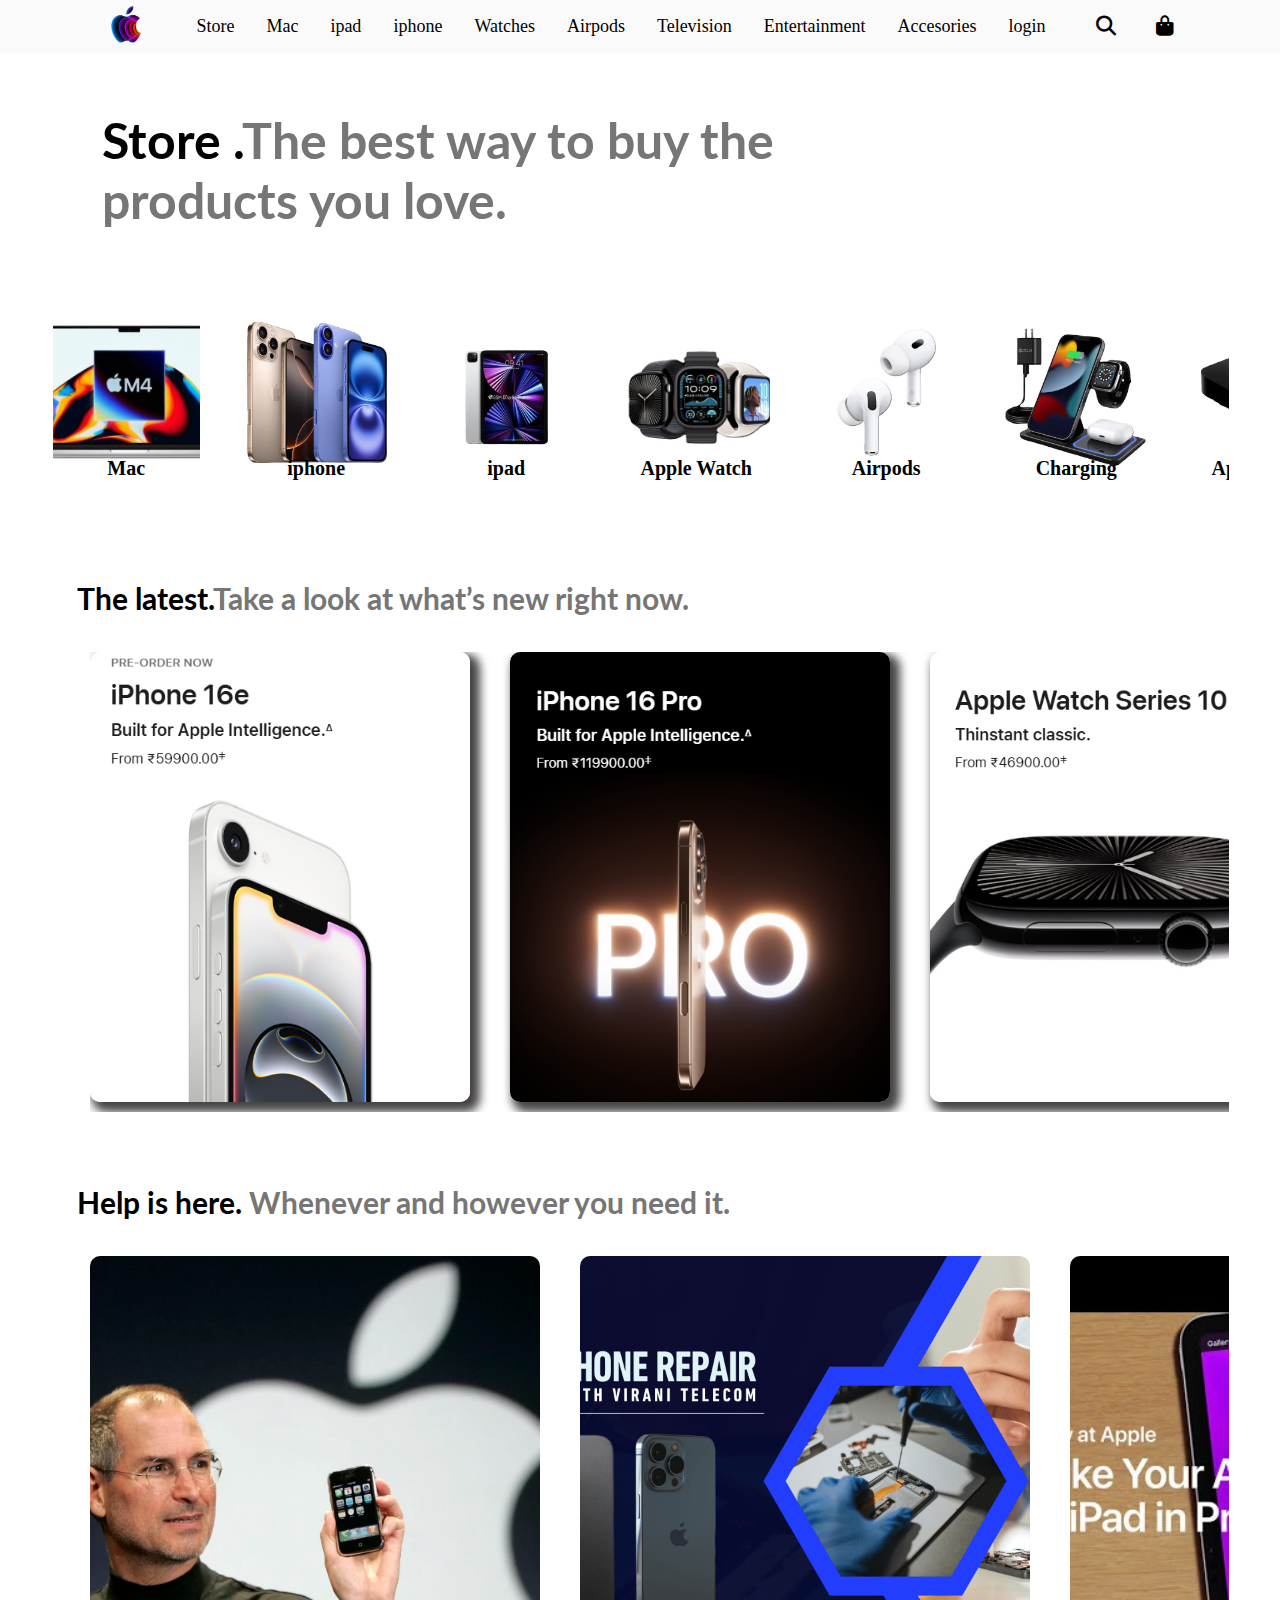
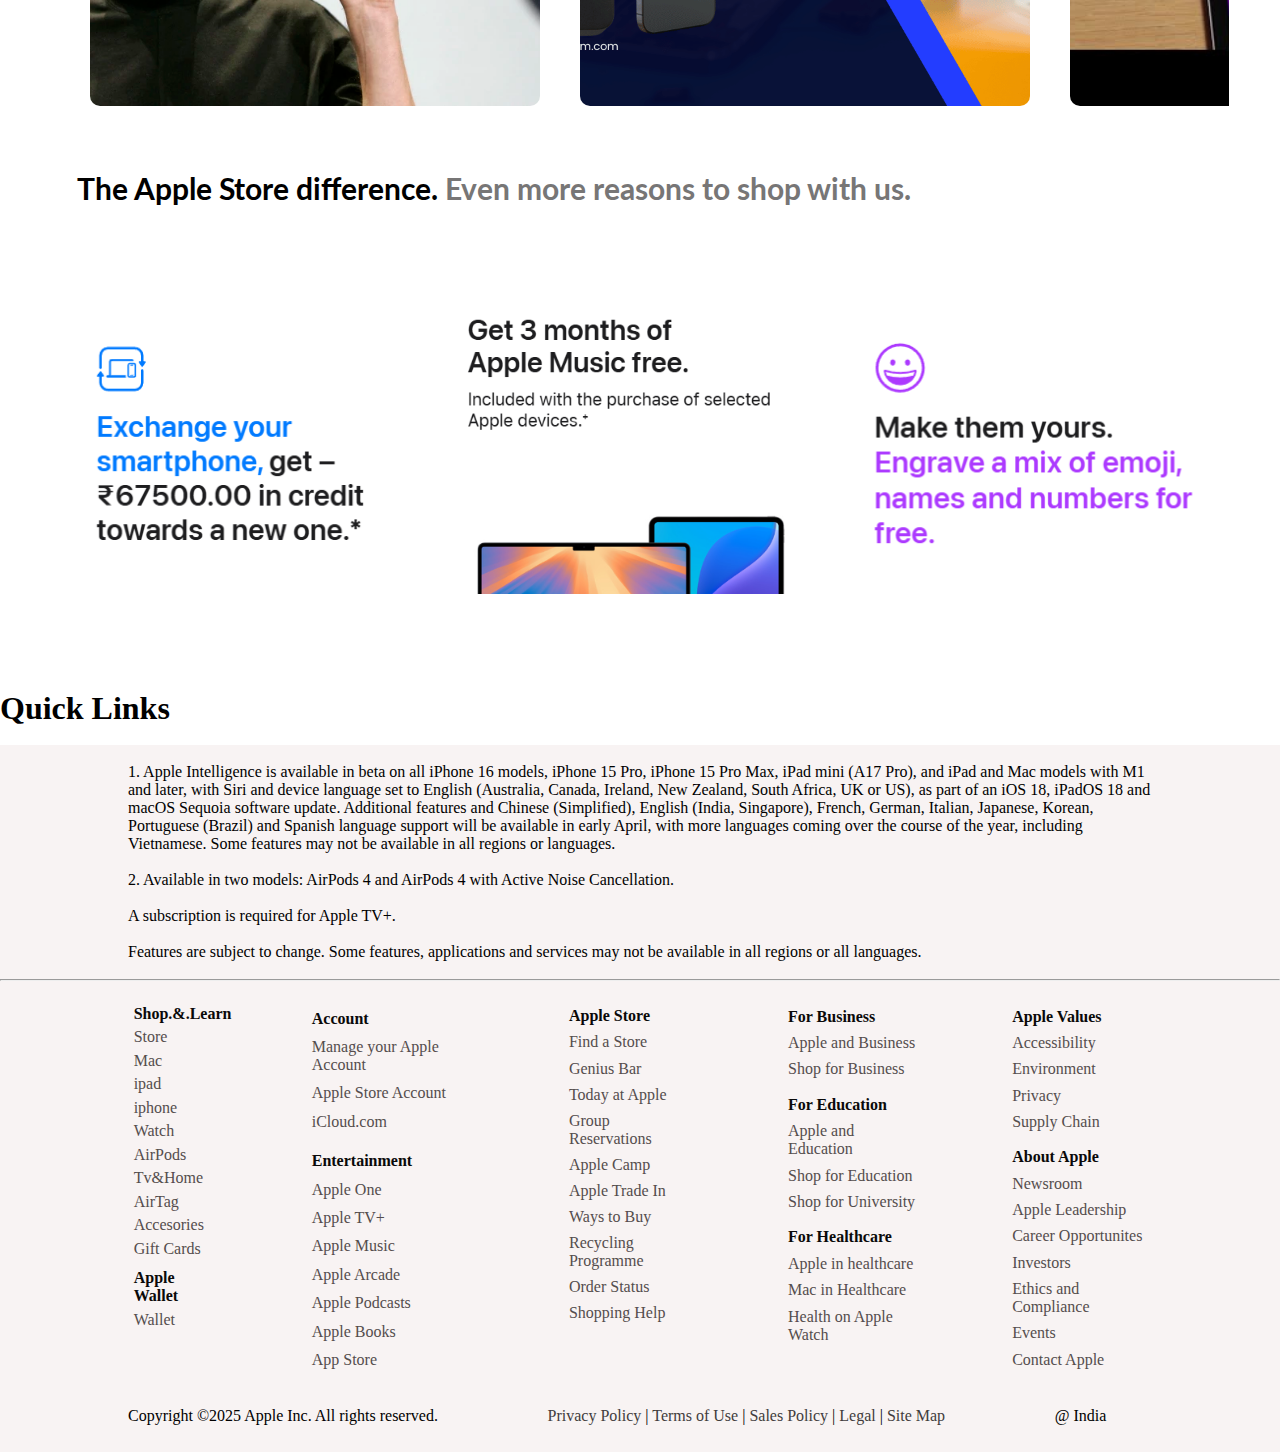
<file: Store.html>
<!DOCTYPE html>
<html lang="en">
<head>
    <meta charset="UTF-8">
    <meta name="viewport" content="width=device-width, initial-scale=1.0">
    <title>Stores</title>
    <link rel="stylesheet" href="style.css">
    <link rel="stylesheet" href="Store.css">
    <link rel="shortcut icon" href="images/applelogo.png" type="image/x-icon">
    <link rel="stylesheet" href="https://cdnjs.cloudflare.com/ajax/libs/font-awesome/6.7.2/css/all.min.css"
        integrity="sha512-Evv84Mr4kqVGRNSgIGL/F/aIDqQb7xQ2vcrdIwxfjThSH8CSR7PBEakCr51Ck+w+/U6swU2Im1vVX0SVk9ABhg=="
        crossorigin="anonymous" referrerpolicy="no-referrer" />
    <link rel="preconnect" href="https://fonts.googleapis.com">
   <link rel="preconnect" href="https://fonts.gstatic.com" crossorigin>
   <link href="https://fonts.googleapis.com/css2?family=Lato:ital,wght@0,100;0,300;0,400;0,700;0,900;1,100;1,300;1,400;1,700;1,900&display=swap" rel="stylesheet">
</head>
<body>
    <!-- header part is start from here  -->
    <header>
       <div id="Topbar">
          <div class="navbar" >
              <div class="logo">
                  <a href="index.html "><img src="images/applelogo.png" alt=""></a>
              </div>
              <nav>
                 <ul class="links">
                    <li><a href="Store.html">Store</a></li>
                    <li><a href="Mac.html">Mac</a></li>
                    <li><a href="Ipad.html">ipad</a></li>
                    <li><a href="iphone.html">iphone</a></li>
                    <li><a href="Watch.html">Watches</a></li>
                    <li><a href="">Airpods</a></li>
                    <li><a href="">Television</a></li>
                    <li><a href="">Entertainment</a></li>
                    <li><a href="">Accesories</a></li>
                    <li><a href="login.html">login</a></li>
                 </ul>
              </nav>
              <div id="iconbutton">
              <div class="icon" >
                  <a href=""><i class="fa-solid fa-magnifying-glass"></i></a>
              </div>
              <div class="icon" >
                  <a href=""><i class="fa-solid fa-bag-shopping"></i></a>
              </div>
              <div class="barbutton">
                  <i class="fa-solid fa-bars"></i>
              </div>
            </div>
          </div>
          <div class="dropdownmenu">
             <ul>
                <li><a href="Store.html">* Store</a></li>
                <li><a href="Mac.html">* Mac</a></li>
                <li><a href="Ipad.html">* ipad</a></li>
                <li><a href="iphone.html">* iphone</a></li>
                <li><a href="Watch.html">* Watches</a></li>
                <li><a href="">* Airpods</a></li>
                <li><a href="">* Television</a></li>
                <li><a href="">* Entertainment</a></li>
                <li><a href="">* Accesories</a></li>
                <li><a href="">* Support</a></li>
                <li><a href="login.html">* LOGIN</a></li>
             </ul>
          </div>
        </div>
    </header>
    <script>
        const button = document.querySelector('.barbutton')
        const buttonicon = document.querySelector('.barbutton i')
        const dropmenu = document.querySelector('.dropdownmenu')

        button.onclick = function(){
            dropmenu.classList.toggle('open')
            const isOpen =dropmenu.classList.contains('open')

            buttonicon.classList = isOpen
            ? 'fa-solid fa-xmark'
            : 'fa-solid fa-bars'
        }
    </script>
    <!-- HEADER part and top navbr part is End -->
    
<main>
    <div id="storepage">
         <section class="toptext"> 
            <br>
               <p><span>Store .</span>The best way to buy the <br> products you love.</p>
         </section>  <br><br><br> <br><br>
         <section id="imagesection">
            <div  class="storeimage">
               <a href="Mac.html"> <div class="Simg1">Mac</div></a>
               <a href="iphone.html"> <div class="Simg2">iphone</div></a>
               <a href="Ipad.html"> <div class="Simg3">ipad</div></a>
               <a href="Watch.html"> <div class="Simg4">Apple Watch</div></a>
               <a href=""> <div class="Simg5">Airpods</div></a>
               <a href=""> <div class="Simg6">Charging</div></a>
               <a href=""> <div class="Simg7">Apple TV 4k</div></a>
               <a href=""> <div class="Simg8">Sounds</div></a>
               <a href=""> <div class="Simg9">Accesories</div></a>
            </div>
         </section> <br><br><br><br><br>
          <section class="toptext"  id="storetext">
            <p><span>The latest.</span>Take a look at what’s new right now.</p>
          </section> <br><br>
          <section id="Latest">
                <div id="trends">
                   <a href=""><div class="trendimg1"></div></a>
                   <a href=""><div class="trendimg2"></div></a>
                   <a href=""><div class="trendimg3"></div></a>
                   <a href=""><div class="trendimg4"></div></a>
                   <a href=""><div class="trendimg5"></div></a>
                   <a href=""><div class="trendimg6"></div></a>
                   <a href=""><div class="trendimg7"></div></a>
                   <a href=""><div class="trendimg8"></div></a>
                </div>
          </section> <br><br><br><br>
          <section class="toptext"  id="storetext">
            <p><span>Help is here.</span> Whenever and however you need it.</p>
          </section> <br><br>
          <section id="Latest">
            <div id="helpoption">
                <div class="help1"></div>
                <div class="help2"></div>
                <div class="help3"></div>
                <div class="help4"></div>
            </div>
      </section> <br><br><br>
      <section class="toptext" id="storetext">
        <p><span>The Apple Store difference.</span> Even more reasons to shop with us.</p><br><br><br>
        <div class="diffcontain">
           <a href=""><div class="diffimg1"></div></a>
           <a href=""><div class="diffimg2"></div></a>
           <a href=""><div class="diffimg3"></div></a>
           <a href=""><div class="diffimg4"></div></a>
           <a href=""><div class="diffimg5"></div></a>
           <a href=""><div class="diffimg6"></div></a>
        </div>
      </section><br><br>
           <div>
              <h1>Quick Links</h1>
             </div>
    </div>
    <br>
</main>
      <!-- main Section is End here -->

       <!-- Footer part is start from here -->
 <footer>
    <div class="footer">
          <div class="footertext"> <br>
            <div>1. Apple Intelligence is available in beta on all iPhone 16 models, iPhone 15 Pro, iPhone 15 Pro Max, iPad mini (A17 Pro), and iPad and Mac models with 
                M1 and later, with Siri and device language set to English (Australia, Canada, Ireland, New Zealand, South Africa, UK or US), as part of an iOS 18, iPadOS 18 and macOS Sequoia software update.
                 Additional features and Chinese (Simplified), English (India, Singapore), French, German, Italian, Japanese, Korean, Portuguese (Brazil) and Spanish language support will be available in early April, 
                 with more languages coming over the course of the year, including Vietnamese. Some features may not be available in all regions or languages.
                <br><br>
                2. Available in two models: AirPods 4 and AirPods 4 with Active Noise Cancellation.
               <br><br> A subscription is required for Apple TV+.
               <br><br> Features are subject to change. Some features, applications and services may not be available in all regions or all languages.
            </div>
         </div>
         <br><hr align="center">   <br> 
        <div id="footclick">
            <div>
                <ul>
                    <li><b>Shop.&.Learn</b></li>                    <li><a href="">Store</a></li>
                    <li><a href="">Mac</a></li>
                    <li><a href="">ipad</a></li>
                    <li><a href="">iphone</a></li>
                    <li><a href="">Watch</a></li>
                    <li><a href="">AirPods</a></li>
                    <li><a href="">Tv&Home</a></li>
                    <li><a href="">AirTag</a></li>
                    <li><a href="">Accesories</a></li>
                    <li><a href="">Gift Cards</a></li>
                </ul> 
                <ul>
                    <li><b>Apple Wallet</b></li>
                    <li><a href="">Wallet</a></li>
                </ul>
            </div>
            <div>
                <ul>
                    <li><b>Account</b></li>
                    <li><a href="">Manage your Apple Account</a></li>
                    <li><a href="">Apple Store Account</a></li>
                    <li><a href="">iCloud.com</a></li>
                </ul>
                <ul>
                    <li><b>Entertainment</b></li>
                    <li><a href="">Apple One</a></li>
                    <li><a href="">Apple TV+</a></li>
                    <li><a href="">Apple Music</a></li>
                    <li><a href="">Apple Arcade</a></li>
                    <li><a href="">Apple Podcasts</a></li>
                    <li><a href="">Apple Books</a></li>
                    <li><a href="">App Store</a></li>
                </ul>
            </div>
            <div>
                <ul>
                    <li><b>Apple Store</b></li>
                    <li><a href="">Find a Store</a></li>
                    <li><a href="">Genius Bar</a></li>
                    <li><a href="">Today at Apple</a></li>
                    <li><a href="">Group Reservations</a></li>
                    <li><a href="">Apple Camp</a></li>
                    <li><a href="">Apple Trade In</a></li>
                    <li><a href="">Ways to Buy</a></li>
                    <li><a href="">Recycling Programme</a></li>
                    <li><a href="">Order Status</a></li>
                    <li><a href="">Shopping Help</a></li>
                </ul>
            </div>
            <div>
                <ul>
                    <li><b>For Business</b></li>
                    <li><a href="">Apple and Business</a></li>
                    <li><a href="">Shop for Business</a></li>
                </ul>
                <ul>
                    <li><b>For Education</b></li>
                    <li><a href="">Apple and Education</a></li>
                    <li><a href="">Shop for Education</a></li>
                    <li><a href="">Shop for University</a></li>
                </ul>
                <ul>
                    <li><b>For Healthcare</b></li>
                    <li><a href="">Apple in healthcare</a></li>
                    <li><a href="">Mac in Healthcare</a></li>
                    <li><a href="">Health on Apple Watch</a></li>
                </ul>
            </div>
            <div>
                <ul>
                    <li><b>Apple Values</b></li>
                    <li><a href="">Accessibility</a></li>
                    <li><a href="">Environment</a></li>
                    <li><a href="">Privacy</a></li>
                    <li><a href="">Supply Chain</a></li>
                </ul>
                <ul>
                    <li><b>About Apple</b></li>
                    <li><a href="">Newsroom</a></li>
                    <li><a href="">Apple Leadership</a></li>
                    <li><a href="">Career Opportunites</a></li>
                    <li><a href="">Investors</a></li>
                    <li><a href="">Ethics  and Compliance</a></li>
                    <li><a href="">Events</a></li>
                    <li><a href="">Contact Apple</a></li>
                </ul>
            </div>  
        </div>
        <div class="footerbottom">
            <div>
                <p>Copyright &copy;2025 Apple Inc. All rights reserved.</p>
            </div>
            <div class="bottompart">
                <a href="">Privacy Policy </a>|
                <a href="">Terms of Use </a>|
                <a href="">Sales Policy </a>|
                <a href="">Legal </a>|
                <a href="">Site Map </a>
            </div>
            <div>
                <p>@ India</p>
            </div>  <br><br><br><br>
        </div>        
    </div>
 </footer>

</body>
</html>
</file>
<file: style.css>
*{
    margin: 0px;
    padding: 0px;
    box-sizing: border-box;
    scroll-behavior: smooth;
}
.navbar{
    display: flex;
    align-items: center;
    justify-content:center;
    padding: 1%;
    top: 0%;
    gap: 50px;
    width: 100%;
    height: 53px;
    z-index: 999;
    background-color: rgba(27, 25, 25, 0.958);
    position:fixed;
}
.navbar img{
    width: 40px;
    height: 40px;
}
.navbar ul{
    display:flex;
    justify-content: center;
    list-style: none;
    gap: 2rem;
    font-size: 18px;
}
.navbar #iconbutton{
    display: flex;
    justify-content: center;
    gap: 40px;
}

.navbar a{
    text-decoration: none;
    color: rgb(249, 246, 246);
}
#Topbar i{
    font-size: 20px;
}
#Topbar li{
    list-style: none;
}
.barbutton{
     cursor: pointer;
     display: none;
     color: white;
}
#Topbar ul li a:hover{
    color: rgb(75, 215, 253);
    /* text-shadow: 7px 7px 10px rgb(15, 250, 3); */
    /* text-decoration: underline; */
}
/* .navbar nav ul li::before{
    content: " ";
    position: absolute;
    transform: translate(30%,50%) ;
    top: 70%;
    width: 0px;
    height: 4px;
    background-color: white;
    transition-duration: .5s;
}
.navbar li:hover::before{
    width: 50px;
} */
  
  /* DROPDOWNMENU is start from here */
  .dropdownmenu{
       position:relative;
       display: none;
      top: 50px;
      height: 0px;
      width: 500px;
      background: rgb(206, 205, 205);
      backdrop-filter: blur(15px);
      border-radius: 0px;
      overflow: hidden;
}
.dropdownmenu a{
    text-decoration: none;
    color: black;
}
.dropdownmenu.open{
    height: 100vh;
}
.dropdownmenu li{
    padding: .5rem;
    font-size: 28px;
    font-weight: bold;
    display: flex;
    align-items: center;
    margin-left: 3%;
}

@media(max-width: 845px){
    .navbar .links{
        display: none;
}
.navbar .barbutton{
    display: block;
}
.navbar{
    position: fixed;
    display: flex;
    justify-content: space-between;
}
.dropdownmenu{
    display: block;
    width: 830px;
    position:fixed;
    top: 5%;
}
}
  /* DROPDOWNMENU is End  here */

.headtext{
    width: 98%;
    height: 90vh;
   margin: 1%;
   margin-top: 59px;
   border-radius: 10px;
    background-repeat: no-repeat;
    background-size:cover;
    background-position: center;
}
.headtext{
    background-image: url(images/imgvideo16.gif);
    /* background: linear-gradient(0deg ,); */
    color: white;
    text-align: center;
    font-family:'Franklin Gothic Medium', 'Arial Narrow', Arial, sans-serif;
}
.headtext::before ,.headtext::after{
    content: '';
    position: absolute;
    left: 1px;
    top: 47px;
    border-radius: 10px;
    background: linear-gradient(45deg , #e6fb04 ,#ff6600, #00ff66 ,#00ffff,
    #ff00ff ,#ff0099 ,#6e0dd0 ,#ff3300 ,#099fff);
    background-size: 400%;
    /* margin-top: 55px; */
    width: 98.80%;
    margin: .5%;
    height:91.5vh;
    z-index: -1;
    animation: anima 20s linear infinite;
}
@keyframes anima{
    0% {
        background-position: 0 0;
    }
    50%{
        background-position: 400% 0;
    }
    100%{
        background-position: 0 0;
    }
}
.headtext::after{
    filter: blur(50px);
    opacity: 5px;
}
.headtext h1{
    font-size: 50px;
}
.headtext p{
    font-size: 30px;
    font-family:'Segoe UI', Tahoma, Geneva, Verdana, sans-serif ;
}
#Homepage h4{
    /* color: rgb(9, 133, 241); */
    letter-spacing: 2px;
}
.headtext #topbutton{
        /* padding: 29%; */
        /* position:static; */
        text-align: center;
        letter-spacing: 30px;
}
.learnbutton{
    width: 140px;
     height: 37px;
     font-size: 20px;
     font-weight: bold;
     color:white;
     border: 0px solid blue;
     border-radius: 16px;
     background-color: rgb(3, 156, 251);
}
.buybutton{
    width: 70px;
    height: 37px;
    border-radius: 16px;
    font-size: 20px;
    font-weight: bold;
    border: 2px solid;
    color:rgb(3, 156, 251) ;
    background: transparent;
}
.secondpage div{
    width: 99%;
    height: 91vh;
   margin: .5%;
   border-radius: 10px;
    background-repeat: no-repeat;
    background-size: cover;
    background-position: center;
}
.iphone16e{
    width: 100%;
    height: 90vh;
    background-image: url(images/iphone16enew.jpg);
    text-align: center;
}
/* .mediaphone{
    display: none;
} */
@media (max-width:820px){
    .iphone16e{
        background-image: none;
        background-image: url(images/mediaiphone16e.jpg);
    }
    .headtext{
        background-image: none;
        background-image: url(images/mediaiphone16pro.jpg);
    }
    #appletv .appletvfirst{
        display: none;
    }
    #appletv .appletvsecond{
        display: block;
        height: 500px;
    }
    .headtext h1{
        font-size: 30px;
    }
    .headtext p{
        font-size: 20px;
    }
    .headtext #topbutton{
        padding-top: 20%;
    }
    .secondpage .iphone16e #topbutton{
        padding-top: 47% !important;
    }

}
@media (max-width:600px){
    .secondpage .iphone16e #topbutton{
        padding-top: 60% !important;
    }
    .headtext #topbutton{
        padding-top: 45%;
    }
}
.secondpage .iphone16e #topbutton{
   padding-top: 42%;
    letter-spacing: 30px;
    text-align: center;
}
#brands h1{
    font-size: 50px;
    text-align: center;
    font-family:Verdana, Geneva, Tahoma, sans-serif;
    text-shadow: 7px 8px 6px gray;
    color: rgb(238, 34, 15);
}
#grid{
    width: 100%;
}
#grid .container{
    display: grid;
    grid-template-columns: repeat(auto-fit ,minmax(30em ,1fr));
    gap:15px;
    /* margin: 1%; */
}
#grid .container div{
    /* width: 500px; */
    height: 580px;
    /* border: 1px solid black; */
    box-shadow: 1px 1px 10px 1px rgb(161, 161, 162);
    border-radius: 10px;
    background-position: center;
    background-repeat: no-repeat;
    background-size: cover;
}
@media (max-width:600px){
    #grid .container{
        display: grid;
        justify-content: center;
        /* align-items: center; */
        grid-template-columns: repeat(auto-fit,400px)!important;
        gap: 10px;
        margin: 1%;
    }
    #gridimg div button{
        margin-top: 23%;
    }
    .gridimg4 div h2,.gridimg5 div h2,.gridimg6 div h2{
        padding-bottom: 40%;
    }
}
@media(min-width:610px)and (max-width:820px){
    .gridimg4 div h2,.gridimg5 div h2,.gridimg6 div h2{
        padding-bottom: 30% !important;
    }
}
@media (min-width:820px)and(max-width:1279px){
    .secondpage .iphone16e #topbutton{
        padding-top: 47% !important;
    }
    .gridimg1 div p ,.gridimg2 div p ,.gridimg3 div p{
        padding-bottom: 90% !important;
    }
    .gridimg4 div h2,.gridimg5 div h2,.gridimg6 div h2{
        padding-bottom: 70%;
    }
}
.gridimg1 div p ,.gridimg2 div p ,.gridimg3 div p{
    padding-bottom: 90%;
}
.gridimg4 div h2,.gridimg5 div h2,.gridimg6 div h2{
    padding-bottom: 65%;
}
.gridimg4 div p,.gridimg5 div p,.gridimg6 div p{
    padding-bottom: 25%;
}
#gridimg button{
     margin-left: 4%;
}
.gridimg1{
    background-image: url(images/applewatch1.png);
    text-align: center;
}
#gridimg p{
    font-size: 20px;
    color: #f69205f7;
    font-weight: bold;
}
.gridimg1 h2 ,.gridimg3 h2,.gridimg6 h2 ,.gridimg2 h2 ,.gridimg4 h2 {
    font-size: 30px;
    color: black;
    font-style: italic;
}
.gridimg5 h2{
    font-size: 35px;
    color: white;
    font-style:italic;
}
.gridimg2 p{
    font-size: 25px;
    color: #08caf5;
}
.gridimg2{
    background-image: url(images/hpmeipad.png);
    text-align: center;
}
.gridimg3{
    background-image: url(images/HomeMacbook.png);
    text-align: center;
}
.gridimg4{
    background-image: url(images/appleairpods.jpg);
    text-align: center;
}
.gridimg5{
    background-image: url(images/homeiphone.png);
    text-align: center;
}
.gridimg6{
    background-image: url(images/Apple\ PC.jpg);
    text-align: center;
}

#appletv img{
    width: 100%;
    height: 100vh;
    /* border: 1px solid grey; */
}
#appletv .appletvfirst{
    display: none;
}
#appletv h1{
    font-size: 50px;
    text-align: center;
    font-family:Verdana, Geneva, Tahoma, sans-serif;
    text-shadow: 7px 8px 6px gray;
}
.footer{
    background-color: rgba(248, 242, 242, 0.962);
    width: 100%;
    height: auto;
    
}
.footertext div{
    width: 90%;
    padding-left: 10%;
}
#footclick{
    width: 90%;
    padding-left: 10%;
    display: flex;
    flex-wrap: wrap;
    justify-content:space-between;
    /* gap: 10px; */
}
.footer #footclick li ,a{
    list-style: none;
    text-decoration: none;
}
#footclick li, ul{
     padding: 3%;
     color:rgb(10, 9, 9);
}
#footclick a{
    color: rgb(84, 77, 77);
}
#footclick ul li a:hover{
    color: rgb(247, 27, 2);
    text-decoration: underline;
}
.footerbottom{
    width: 95%;
    padding-left: 10%;
    justify-content:space-between;
    display: flex;
    align-items: center;
    gap: 10px;
}
.bottompart a{
   text-decoration: none;
   color: rgb(65, 60, 60);
}
</file>
<file: indexmain.css>
*{
    margin: 0px;
    padding: 0px;
    box-sizing: border-box;
    scroll-behavior: smooth;
}
.navbar{
    display: flex;
    align-items: center;
    justify-content:center;
    padding: 1%;
    top: 0%;
    gap: 50px;
    width: 100%;
    height: 53px;
    z-index: 999;
    background-color: rgba(27, 25, 25, 0.958);
    position:fixed;
}
.navbar img{
    width: 40px;
    height: 40px;
}
.navbar ul{
    display:flex;
    justify-content: center;
    list-style: none;
    gap: 2rem;
    font-size: 18px;
}
.navbar #iconbutton{
    display: flex;
    justify-content: center;
    gap: 40px;
}

.navbar a{
    text-decoration: none;
    color: rgb(249, 246, 246);
}
#Topbar i{
    font-size: 20px;
}
#Topbar li{
    list-style: none;
}
.barbutton{
     cursor: pointer;
     display: none;
     color: white;
}
#Topbar ul li a:hover{
    color: rgb(4, 225, 41);
    text-shadow: 7px 7px 10px rgb(15, 250, 3);
    /* text-decoration: underline; */
}
/* .navbar nav ul li::before{
    content: " ";
    position: absolute;
    transform: translate(30%,50%) ;
    top: 70%;
    width: 0px;
    height: 4px;
    background-color: white;
    transition-duration: .5s;
}
.navbar li:hover::before{
    width: 50px;
} */
  
  /* DROPDOWNMENU is start from here */
  .dropdownmenu{
       position:relative;
       display: none;
      top: 50px;
      height: 0px;
      width: 500px;
      background: rgb(206, 205, 205);
      backdrop-filter: blur(15px);
      border-radius: 0px;
      overflow: hidden;
}
.dropdownmenu a{
    text-decoration: none;
    color: black;
}
.dropdownmenu.open{
    height: 100vh;
}
.dropdownmenu li{
    padding: .5rem;
    font-size: 28px;
    font-weight: bold;
    display: flex;
    align-items: center;
    margin-left: 3%;
}

@media(max-width: 845px){
    .navbar .links{
        display: none;
}
.navbar .barbutton{
    display: block;
}
.navbar{
    position: fixed;
    display: flex;
    justify-content: space-between;
}
.dropdownmenu{
    display: block;
    width: 830px;
    position:fixed;
    top: 5%;
}
}
  /* DROPDOWNMENU is End  here */

.headtext{
    width: 98%;
    height: 90vh;
   margin: 1%;
   margin-top: 59px;
   border-radius: 10px;
    background-repeat: no-repeat;
    background-size:cover;
    background-position: center;
}
.headtext{
    background-image: url(images/imgvideo16.gif);
    /* background: linear-gradient(0deg ,); */
    color: white;
    text-align: center;
    font-family:'Franklin Gothic Medium', 'Arial Narrow', Arial, sans-serif;
}
.headtext::before ,.headtext::after{
    content: '';
    position: absolute;
    left: 1px;
    top: 47px;
    border-radius: 10px;
    background: linear-gradient(45deg , #e6fb04 ,#ff6600, #00ff66 ,#00ffff,
    #ff00ff ,#ff0099 ,#6e0dd0 ,#ff3300 ,#099fff);
    background-size: 400%;
    /* margin-top: 55px; */
    width: 98.80%;
    margin: .5%;
    height:91.5vh;
    z-index: -1;
    animation: anima 20s linear infinite;
}
@keyframes anima{
    0% {
        background-position: 0 0;
    }
    50%{
        background-position: 400% 0;
    }
    100%{
        background-position: 0 0;
    }
}
.headtext::after{
    filter: blur(50px);
    opacity: 5px;
}
.headtext h1{
    font-size: 50px;
}
.headtext p{
    font-size: 30px;
    font-family:'Segoe UI', Tahoma, Geneva, Verdana, sans-serif ;
}
#Homepage h4{
    /* color: rgb(9, 133, 241); */
    letter-spacing: 2px;
}
.headtext #topbutton{
        /* padding: 29%; */
        /* position:static; */
        text-align: center;
        letter-spacing: 30px;
}
.learnbutton{
    width: 140px;
     height: 37px;
     font-size: 20px;
     font-weight: bold;
     color:white;
     border: 0px solid blue;
     border-radius: 16px;
     background-color: rgb(3, 156, 251);
}
.buybutton{
    width: 70px;
    height: 37px;
    border-radius: 16px;
    font-size: 20px;
    font-weight: bold;
    border: 2px solid;
    color:rgb(3, 156, 251) ;
    background: transparent;
}
.secondpage div{
    width: 99%;
    height: 91vh;
   margin: .5%;
   border-radius: 10px;
    background-repeat: no-repeat;
    background-size: cover;
    background-position: center;
}
.iphone16e{
    width: 100%;
    height: 90vh;
    background-image: url(images/iphone16enew.jpg);
    text-align: center;
}
/* .mediaphone{
    display: none;
} */
@media (max-width:820px){
    .iphone16e{
        background-image: none;
        background-image: url(images/mediaiphone16e.jpg);
    }
    .headtext{
        background-image: none;
        background-image: url(images/mediaiphone16pro.jpg);
    }
    #appletv .appletvfirst{
        display: none;
    }
    #appletv .appletvsecond{
        display: block;
        height: 500px;
    }
    .headtext h1{
        font-size: 30px;
    }
    .headtext p{
        font-size: 20px;
    }
    .headtext #topbutton{
        padding-top: 20%;
    }
    .secondpage .iphone16e #topbutton{
        padding-top: 47% !important;
    }

}
@media (max-width:600px){
    .secondpage .iphone16e #topbutton{
        padding-top: 60% !important;
    }
    .headtext #topbutton{
        padding-top: 45%;
    }
}
.secondpage .iphone16e #topbutton{
   padding-top: 42%;
    letter-spacing: 30px;
    text-align: center;
}
#brands h1{
    font-size: 50px;
    text-align: center;
    font-family:Verdana, Geneva, Tahoma, sans-serif;
    text-shadow: 7px 8px 6px gray;
    color: rgb(238, 34, 15);
}
#grid{
    width: 100%;
}
#grid .container{
    display: grid;
    grid-template-columns: repeat(auto-fit ,minmax(30em ,1fr));
    gap:15px;
    /* margin: 1%; */
}
#grid .container div{
    /* width: 500px; */
    height: 580px;
    /* border: 1px solid black; */
    box-shadow: 1px 1px 10px 1px rgb(161, 161, 162);
    border-radius: 10px;
    background-position: center;
    background-repeat: no-repeat;
    background-size: cover;
}
@media (max-width:600px){
    #grid .container{
        display: grid;
        justify-content: center;
        /* align-items: center; */
        grid-template-columns: repeat(auto-fit,400px)!important;
        gap: 10px;
        margin: 1%;
    }
    #gridimg div button{
        margin-top: 23%;
    }
    .gridimg4 div h2,.gridimg5 div h2,.gridimg6 div h2{
        padding-bottom: 40%;
    }
}
@media(min-width:610px)and (max-width:820px){
    .gridimg4 div h2,.gridimg5 div h2,.gridimg6 div h2{
        padding-bottom: 30% !important;
    }
}
@media (min-width:820px)and(max-width:1279px){
    .secondpage .iphone16e #topbutton{
        padding-top: 47% !important;
    }
    .gridimg1 div p ,.gridimg2 div p ,.gridimg3 div p{
        padding-bottom: 90% !important;
    }
    .gridimg4 div h2,.gridimg5 div h2,.gridimg6 div h2{
        padding-bottom: 70%;
    }
}
.gridimg1 div p ,.gridimg2 div p ,.gridimg3 div p{
    padding-bottom: 90%;
}
.gridimg4 div h2,.gridimg5 div h2,.gridimg6 div h2{
    padding-bottom: 65%;
}
.gridimg4 div p,.gridimg5 div p,.gridimg6 div p{
    padding-bottom: 25%;
}
#gridimg button{
     margin-left: 4%;
}
.gridimg1{
    background-image: url(images/applewatch1.png);
    text-align: center;
}
#gridimg p{
    font-size: 20px;
    color: #f69205f7;
    font-weight: bold;
}
.gridimg1 h2 ,.gridimg3 h2,.gridimg6 h2 ,.gridimg2 h2 ,.gridimg4 h2 {
    font-size: 30px;
    color: black;
    font-style: italic;
}
.gridimg5 h2{
    font-size: 35px;
    color: white;
    font-style:italic;
}
.gridimg2 p{
    font-size: 25px;
    color: #08caf5;
}
.gridimg2{
    background-image: url(images/hpmeipad.png);
    text-align: center;
}
.gridimg3{
    background-image: url(images/HomeMacbook.png);
    text-align: center;
}
.gridimg4{
    background-image: url(images/appleairpods.jpg);
    text-align: center;
}
.gridimg5{
    background-image: url(images/homeiphone.png);
    text-align: center;
}
.gridimg6{
    background-image: url(images/Apple\ PC.jpg);
    text-align: center;
}

#appletv img{
    width: 100%;
    height: 100vh;
    /* border: 1px solid grey; */
}
#appletv .appletvfirst{
    display: none;
}
#appletv h1{
    font-size: 50px;
    text-align: center;
    font-family:Verdana, Geneva, Tahoma, sans-serif;
    text-shadow: 7px 8px 6px gray;
}
.footer{
    background-color: rgba(248, 242, 242, 0.962);
    width: 100%;
    height: auto;
    
}
.footertext div{
    width: 90%;
    padding-left: 10%;
}
#footclick{
    width: 90%;
    padding-left: 10%;
    display: flex;
    flex-wrap: wrap;
    justify-content:space-between;
    /* gap: 10px; */
}
.footer #footclick li ,a{
    list-style: none;
    text-decoration: none;
}
#footclick li, ul{
     padding: 3%;
     color:rgb(10, 9, 9);
}
#footclick a{
    color: rgb(84, 77, 77);
}
#footclick ul li a:hover{
    color: rgb(247, 27, 2);
    text-decoration: underline;
}
.footerbottom{
    width: 95%;
    padding-left: 10%;
    justify-content:space-between;
    display: flex;
    align-items: center;
    gap: 10px;
}
.bottompart a{
   text-decoration: none;
   color: rgb(65, 60, 60);
}
</file>
<file: Store.css>
*{
    margin: 0px;
    padding: 0px;
    box-sizing: border-box;
    scroll-behavior: smooth;
}
/* main{
    background-color: antiquewhite;
} */
.navbar{
    background-color: rgb(251, 250, 250);
    /* border-bottom: 1px solid rgb(163, 161, 161); */
}
.navbar a{
    color: black;
}
.barbutton{
    color: black;
}
#storepage{
    background-color: rgb(255, 255, 255);
    margin-top: 50px;
}
.toptext{
    font-size: 50px;
    padding-left: 8%;
    font-weight: bold;
    font-family: "Lato", serif;
}
.toptext p{
    color: rgb(119, 118, 118);
}
.toptext span{
    color: rgb(0, 0, 0);
}
#imagesection{
    width: 96%;
    padding-left: 4%;
}
#imagesection .storeimage{
    display: grid;
    grid-template-columns: repeat(9,150px);
    gap: 40px;
    height: 170px;
    overflow-x: scroll;
    scrollbar-width: none;
}
#storepage div{
    background-position: center;
    background-size: cover;
    background-repeat: no-repeat;
}
.storeimage div{
    height: 150px;
    /* border: 1px solid black; */
    text-align:center;
    font-size: 20px;
    font-weight: bold;
    margin: 1%;
    color: black;
    padding-top: 90%;
}
.storeimage div:hover{
   /* transform: scale(.5); */

}
.Simg1{
    background-image: url(icons/Macicon.jpg);
}
.Simg2{
    background-image: url(icons/phoneicon.jpg);
}
.Simg3{
    background-image: url(icons/ipadicon.jpg);
}
.Simg4{
    background-image: url(icons/watchicon.jpg);
}
.Simg5{
    background-image: url(icons/airpodsicon.jpg);
}
.Simg6{
    background-image: url(icons/chargeingicon.jpg);
}
.Simg7{
    background-image: url(icons/tvicon.jpg);
}
.Simg8{
    background-image: url(icons/soundsicon.jpg);
}
.Simg9{
    background-image: url(icons/acce.jpg);
}
#storetext{
    font-size: 30px;
}
#Latest{
    width: 96%;
    padding-left: 7%;
}
#Latest #trends{
    display: grid;
    grid-template-columns: repeat(8,380px);
    gap: 40px;
    height: 460px;
    overflow-x: scroll;
    scrollbar-width: none;
}
#trends div{
   height: 450px;
    /* border: 1px solid black; */
    border-radius: 10px;
    box-shadow: 6px 6px  10px 4px rgb(71, 68, 68);
}
#trends div:hover{
    transform: scale(1.020);
    /* transform:scale(.9); */

}
.trendimg1{
    background-image: url(latest/iphone16e.png);
}
.trendimg2{
    background-image: url(latest/iphone16pro.png);
}
.trendimg3{
    background-image: url(latest/Applewatch10.png);
}
.trendimg4{
    background-image: url(latest/Ipad.png);
}
.trendimg5{
    background-image: url(latest/Mac\ Mini.png);
}
.trendimg6{
    background-image: url(latest/Mackbbokpro.png);
}
.trendimg7{
    background-image: url(latest/macEmi.png);
}
.trendimg8{
    background-image: url(latest/appleblackwatch.png);
}
#Latest #helpoption{
    display: grid;
    grid-template-columns: repeat(4,450px);
    gap: 40px;
    height: 460px;
    overflow-x: scroll;
    scrollbar-width: none;
}
#helpoption div{
    height: 450px;
    /* border: 1px solid black; */
    border-radius: 10px;
    /* box-shadow: 6px 6px  10px 4px rgb(71, 68, 68);   */
}
#helpoption div:hover{
    box-shadow: 6px 6px  10px 4px rgb(71, 68, 68);
    transform:scale(1.0010);
}
.help1{
    background-image: url(latest/helpus3.webp);
}
.help2{
    background-image: url(latest/helpus2.png);
}
.help3{
    background-image: url(latest/helpus4.jpg);
}
.help4{
    background-image: url(latest/helpus1.jpg_large);
}
#storetext{
    width: 98%;
    padding-left: 6%;
}
#storetext .diffcontain{
    display: grid;
    grid-template-columns: repeat(6,350px);
    gap: 40px;
    height: 340px;
    overflow-x: scroll;
    scrollbar-width: none;
}
.diffcontain div{
    height: 280px;
    /* border: 1px solid black; */
    border-radius: 10px;
    /* box-shadow: 3px 3px 15px 2px  grey; */
}
@media(max-width:600px){
    .diffcontain div{
    border: 1px solid black;
    box-shadow: 3px 3px 15px 2px  grey;
    }
    #Latest #helpoption{
        grid-template-columns: repeat(4,350px);

    }
    #helpoption div{
        height: 400px;
    }
}
.diffcontain div:hover{
    box-shadow: 6px 6px  10px 4px rgb(71, 68, 68);
    transform:scale(1.0090);
}
.diffimg1{
    background-image: url(store/storediff2.png);
}
.diffimg2{
    background-image: url(store/storediff6.png);
}
.diffimg3{
    background-image: url(store/storediff4.png);
}
.diffimg4{
    background-image: url(store/storediff3.png);
}
.diffimg5{
    background-image: url(store/storediff1.png);
}
.diffimg6{
    background-image: url(store/storediff5.png);
}
</file>
<file: Mac.css>
*{
    margin: 0px;
    padding: 0px;
    box-sizing: border-box;
    scroll-behavior: smooth;

}
#MacMain{
   padding-top: 5%;
    width: 100%;
}
@media(max-width:850px){
    #MacMain{
        padding-top: 12%;
    }
}
#macview{
    width: 90%;
    padding-left: 15%;
}
#macview .viewmac{
    display: grid;
    grid-template-columns: repeat(7,120px);
    gap: 20px;
    height: 120px;
    overflow-x: scroll;
    scrollbar-width: none;
}
.viewmac div{
    height: 110px;
    /* border: 1px solid black; */
    background-position: center;
    background-size:cover;
    background-repeat: no-repeat;
    text-align:center;
    font-size: 15px;
    font-weight: bold;
    font-family:cursive;
    margin: 1%;
    color: black;
    /* box-shadow: 2px 2px 20px .5px rgb(71, 68, 68); */
   border-radius: 10px;
    padding-top: 75%;
}
.viewmac div:hover{
    transform: scale(1.050);
}
.macicon1{
    background-image: url(macimg/Ticons1.png);
}
.macicon2{
    background-image: url(macimg/Ticons2.png);
}
.macicon3{
    background-image: url(macimg/Ticons3.png);
}
.macicon4{
    background-image: url(macimg/Ticons4.png);
}
.macicon5{
    background-image: url(macimg/Ticons5.png);
}
.macicon6{
    background-image: url(macimg/Ticons6.png);
}
.macicon7{
    background-image: url(macimg/Ticons7.png);
}
#TopMac{
    padding-left: 2%;
}
#TopMac #Mtext{
    font-size: 50px;
    font-weight: bold;
    display:flex;
    flex-wrap: wrap;
    justify-content: space-between;
    padding-left: 6%;
    padding-right: 7%;
    text-shadow: 8px 8px 10px rgb(61, 60, 60);
    color: rgb(14, 13, 13);
}
#TopMac #Mtext .text2 p{
    font-size: 30px;
      text-shadow: none;
      color: black;
}
#TopMac #Mtext p{
    color: rgb(99, 96, 96);
}
   /* Video Css is Apple and start From here */
.Macvideo video{
    width: 98%;
    display: flex;
    border-radius: 50px;
}

 /* Second text Css Is start here */
.hello{
    display: flex;
    align-items: center;
    justify-content: center;
}
.hello h1{
    font-size: 120px;
    text-align: center;
    font-family: "Dancing Script", serif;
    font-weight: bold;
    animation: hel 10s ease-in-out  infinite;
    /* ,type 5s ease infinite;; */
    overflow: hidden;
    /* border-right:5px solid green; */
    white-space:nowrap;
}
@keyframes hel{
    0%{
        color: red;
    }
    20%{
        color: rgb(7, 181, 249);
    }
    40%{
        color: rgb(243, 21, 188);
    }
    60%{
        color: rgb(255, 6, 114);
    }
    80%{
        color: yellow;
    }
    100%{
        color: rgb(247, 126, 5);
    }
}
@keyframes type{
    from{width: 0%;}
    to{width: 100%;}
}
#TopMac .Sectext{
    padding-left: 4%;
  font-size: 45px;
  text-shadow: 8px 8px 10px rgb(61, 60, 60);
}

  /* First grid is start from here */
#gridfirst{
    width: 96%;
    padding-left: 7%;
}
#gridfirst .divgrid{
    display: grid;
    grid-template-columns: repeat(7,380px);
    gap: 40px;
    height: 780px;
    overflow-x: scroll;
    scrollbar-width: none;
}
.divgrid div{
   height: 760px;
   background-position: center;
   background-size:cover;
   background-repeat: no-repeat;
    /* border: 1px solid black; */
    border-radius: 20px;
    box-shadow: 6px 6px  10px 4px rgb(71, 68, 68);
}
.divgrid div:hover{
    transform: scale(1.010);
}
.getknow1{
    background-image: url(macimg/getknow5.png);
}
.getknow2{
    background-image: url(macimg/getknow6.png);
}
.getknow3{
    background-image: url(macimg/getknow1.png);
}
.getknow4{
    background-image: url(macimg/grtknow2.png);
}
.getknow5{
    background-image: url(macimg/grtknow4.png);
}
.getknow6{
    background-image: url(macimg/grtkonw3.png);
}
.getknow7{
    background-image: url(macimg/getknow7.png);
}
#thirdsec{
    padding-left: 6%;
    font-size: 35px;
}
#thirdsec .Macbutton{
    display: flex;
    z-index:-10;
    gap: 30px;
}
#thirdsec .Macbutton a button{
    width: 100px;
    height: 35px;
    background-color: black;
    color: white;
    border-radius: 19px;
    font-size: 20px;
    transform: scale(1.070);
}
#MacMain #laptop , #display{
    padding-left: 4%;
}
@media(max-width:600px){
    #laptop .macgrid{
        display: grid;
        grid-template-columns: repeat(6,350px)  !important;
        gap: 40px;
        height: 700px;
        overflow-x: scroll;
        scrollbar-width: none;
    }
    .macgrid div{
        height: 610px !important;
        font-size: 25px !important;
        padding-top: 70%;
     }
     #display .newdisplay{
        display: grid;
        grid-template-columns: repeat(6,350px)  !important;
        gap: 20px !important;

     }
     .hello h1{
        font-size: 80px !important;
     }
}
#laptop .macgrid{
    display: grid;
    grid-template-columns: repeat(6,400px);
    gap: 40px;
    height: 700px;
    overflow-x: scroll;
    scrollbar-width: none;
}
.macgrid div{
   height: 680px;
   background-repeat: no-repeat;
   background-position:top;
   text-align: center;
    /* border: 1px solid black; */
    border-radius: 20px;
   font-size: 30px;
   padding-top: 70%;
}
.macgrid div p{
    font-size: 20px;
    text-align: center;
}
.macgrid div:hover{
    box-shadow: 6px 6px  10px 4px rgb(71, 68, 68);
  transform:scale(1.0090);
}
.macimg1{
    background-image: url(macimg/macbook\ m3.jpg);
    background-size:  90% 35%  ;

}
.macimg2{
    background-image: url(macimg/macbook\ pro.png);
    background-size: 100% , 50%;
}
.macimg3{
    background-image: url(macimg/macbook\ m2.png);
    background-size: 100% , 50%;

}

#display .newdisplay{
    display: grid;
    grid-template-columns: repeat(6,400px);
    gap: 40px;
    height: 600px;
    overflow-x: scroll;
    scrollbar-width: none;
}
.newdisplay div{
    height: 580px;
    /* border: 1px solid black; */
    border-radius: 20px;
    text-align: center;
    background-repeat: no-repeat;
    background-position:top;
    background-size: 100% 50%;
    padding-top: 80%;

}

.newdisplay div:hover{
    box-shadow: 6px 6px  10px 4px rgb(71, 68, 68);
  transform:scale(1.0090);
}
.newdisplay div p{
    font-size: 25px;
    text-align: center;
    /* font-weight: bold; */
    padding-bottom: 10%;
}
.dimg1{
    background-image: url(macimg/desktop\ imac1.png);
}
.dimg2{
    background-image: url(macimg/Desktop\ imac\ 2.png);
}
.dimg3{
    background-image: url(macimg/desktop\ imac3.png);
}
#lastvideo div img{
    margin-left: 2%;
    width:95%;
    height: auto;
    border-radius: 20px;
}
#lastvideo div{
    border-radius: 20px;
}
</file>
<file: iphone.css>
*{
    margin: 0%;
    padding: 0%;
    box-sizing: border-box;
}
#iphone{
    padding-top: 3%;
}
#iphone div {
   width: 100%;
   height: 100%;
}
#iphone div img{
    width: 100%;
    height: 90vh;
}
@media(max-width:700px){
    #iphone{
        padding-top: 8%;
    }
    #iphone div img{
        height: auto;
    }
}
@media(min-width:600px)and(max-width:1200px){
    #iphone div img{
        /* height: 70vh !important; */
    }
  
}
</file>
<file: Ipad.css>
*{
    margin: 0%;
    padding: 0%;
    box-sizing: border-box;
}
#IpadMain{
     width: 100%;
 }

#ipadview{
    width: 100%;
    padding-left: 15%;
}
@media (min-width:601px)and (max-width:820px){
    #ipadview{
        padding-left: 7%;
     }
     #TopMac #Mtext .text2 p{
         font-size: 25px;
     }
     
 }

 #TopMac #Mtext .text2 p{
    animation: hel 10s ease-out  infinite;
 }
#ipadview .viewipad{
    display: grid;
    grid-template-columns: repeat(8,110px);
    gap: 20px;
    height: 110px;
    overflow-x: scroll;
    scrollbar-width: none;
}
.ipadicon1{
    background-image: url(Ipad/ipadicon4.png);
}
.ipadicon2{
    background-image: url(Ipad/ipadicon5.png);
}
.ipadicon3{
    background-image: url(Ipad/ipadicon6.png);
}
.ipadicon4{
    background-image: url(Ipad/ipadicon7.png);
}
.ipadicon5{
    background-image: url(Ipad/ipadicon8.png);
}
.ipadicon6{
    background-image: url(Ipad/ipadicon9.png);
}
.ipadicon7{
    background-image: url(Ipad/ipadicon10.png);
}
.ipadicon8{
    background-image: url(Ipad/ipadicon3.png);
}
.viewipad div{
    height: 100px;
    /* box-shadow: 1px 1px 10px .01px rgb(71, 68, 68); */
   border-radius: 10px;
   background-position: center;
   background-size:cover;
   background-repeat: no-repeat;
   /* animation: flip 3s ease-in 1 ; */
}
.viewipad div:hover{
    transform: scale(1.090);
}
@keyframes flip{
      from{transform: rotateY(0deg);}
      to{transform: rotateY(360deg);
      } 
}
#Ipad2part div video{
    margin-left: 3%;
     width: 95%;
     border-radius: 15px;
    }
@media (max-width:600px){
    #Exploregrid h1{
        font-size: 20px !important;
    }
    #essentials .essimg{
        display: grid;
        grid-template-columns: repeat(auto-fit,400px)!important;
        gap: 20px;
        margin: 1%;
        padding: 2%;
    }
    #essentials .essimg div{
        height: 400x;
    }
    #ipadview{
        padding-left: 1%;
    }
    #TopMac #Mtext .text2 p{
        font-size: 20px;
    }
    .essimg2{
        padding-top: 140% !important;
    }
    #essentials .itext{
        font-size: 25px !important;
        font-family: 'Courier New', Courier, monospace !important;
        letter-spacing: -3px !important;
    }
    #Exploregrid .ipadgrid{
        display: grid;
        grid-template-columns: repeat(6,350px) !important;
        gap: 25px !important;
    }
    .ipadgrid div{
        font-size: 25px !important;
   padding-top: 90% !important;
    }
    .ipadgrid div p{
        padding: 6%;

    }
.ipads4 h3 ,.ipads1 h3 ,.ipads2 h3 ,.ipads3 h3,.ipads5 h3,.ipads6 h3{
    font-size: 15px !important;
    padding-bottom: 10%;
   }

}
#Exploregrid{
    width: 100%;
    padding-left: 3%;
}
#Exploregrid h1{
    font-size: 50px;
}
#Exploregrid .ipadgrid{
    display: grid;
    grid-template-columns: repeat(6,380px);
    gap: 40px;
    height: 600px;
    overflow-x: scroll;
    scrollbar-width: none;
}
.ipadgrid div{
   height: 580px;
   background-repeat: no-repeat;
   background-size: 95% 60%;
   text-align: center;
    /* border: 1px solid black; */
    border-radius: 20px;
   font-size: 35px;
   padding-top: 80%;
}
.ipadgrid div:hover{
    transform: scale(1.0090);
    box-shadow: 6px 6px  10px 4px rgb(71, 68, 68);


}
.ipads4 h3 ,.ipads1 h3 ,.ipads2 h3 ,.ipads3 h3,.ipads5 h3,.ipads6 h3{
    font-size: 20px;
   }

.ipads1{
    background-image: url(Ipad/ipadicon7.png);
}
.ipads2{
    background-image: url(Ipad/ipadicon8.png);
}
.ipads3{
    background-image: url(Ipad/ipadicon6.png);
}
.ipads4{
    background-image: url(Ipad/ipadicon4.png);
}
.ipads5{
    background-image: url(Ipad/ipadicon10.png);
}
.ipads6{
    background-image: url(Ipad/ipadicon3.png);
}

#essentials .itext{
    font-size: 40px;
    font-weight: bold;
    padding-left: 3%;
    font-family:cursive;
}
#essentials .essimg{
    width: 100%;
    display: grid;
    justify-content: center;
    gap: 30px;
    padding: 2%;
    /* grid-template-columns: repeat(auto-fit,500px); */
    grid-template-columns: repeat(auto-fit, minmax(30em ,1fr));
}
#essentials .essimg div{
    height: 700px;
    background-position: center;
    background-size:cover;
    background-repeat: no-repeat;
    /* border: 1px solid black; */
    box-shadow:2px 2px 20px .5px rgb(71, 68, 68);
    border-radius: 20px;
}
#essentials .essimg div:hover{
    transform: scale(1.0090);
    box-shadow: 6px 6px  10px 4px rgb(71, 68, 68);

}
.essimg1{
    background-image: url(Ipad/applepencil.jpg);
    text-align: center;
    font-size: 30px;
    font-family:'Lucida Sans', 'Lucida Sans Regular', 'Lucida Grande', 'Lucida Sans Unicode', Geneva, Verdana, sans-serif;
    padding-top: 4%;
}

.essimg1 a ,.essimg2 a{
    text-decoration: none;
    color: blue;
}
.essimg2{
    background-image: url(Ipad/keyboradipad.jpeg);
    text-align: center;
    padding-top: 79%;
    font-size: 25px;
    font-family:'Lucida Sans', 'Lucida Sans Regular', 'Lucida Grande', 'Lucida Sans Unicode', Geneva, Verdana, sans-serif;
}
</file>
